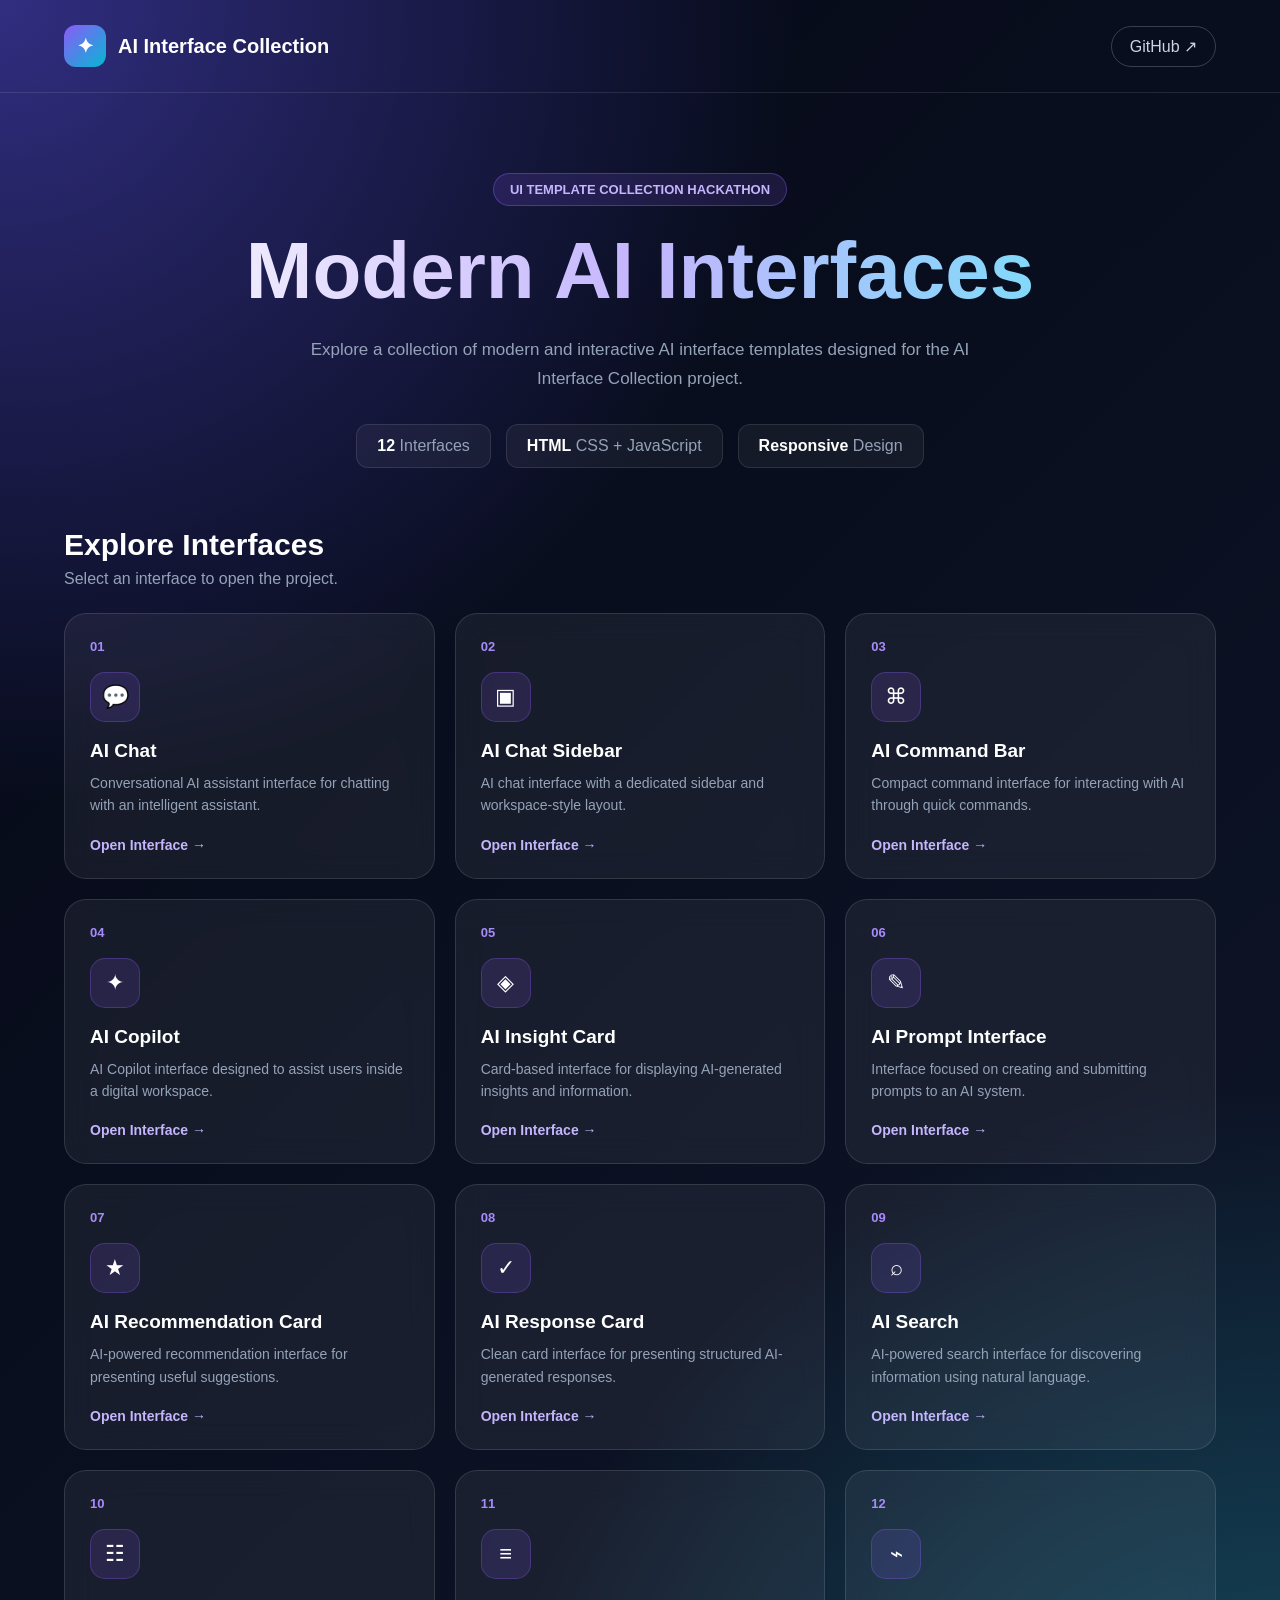
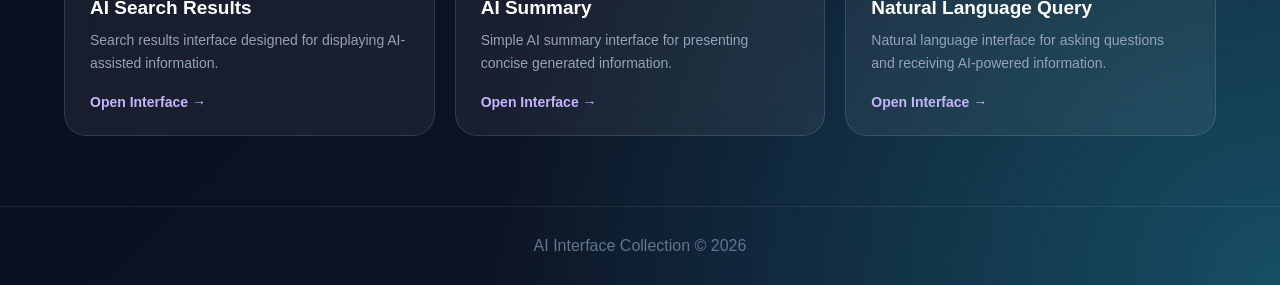
<file: index.html>
<!DOCTYPE html>
<html lang="en">
<head>
    <meta charset="UTF-8">
    <meta name="viewport" content="width=device-width, initial-scale=1.0">

    <title>AI Interface Collection</title>

    <style>
        * {
            margin: 0;
            padding: 0;
            box-sizing: border-box;
        }

        body {
            font-family: Arial, sans-serif;
            min-height: 100vh;
            color: #fff;
            background:
                radial-gradient(circle at top left, #312e81 0%, transparent 35%),
                radial-gradient(circle at bottom right, #164e63 0%, transparent 35%),
                linear-gradient(135deg, #050816, #0f172a);
        }

        a {
            text-decoration: none;
            color: inherit;
        }

        .container {
            width: 90%;
            max-width: 1200px;
            margin: auto;
        }

        /* Header */
        header {
            padding: 25px 0;
            border-bottom: 1px solid rgba(255,255,255,0.1);
        }

        .nav {
            display: flex;
            justify-content: space-between;
            align-items: center;
        }

        .logo {
            display: flex;
            align-items: center;
            gap: 12px;
            font-size: 20px;
            font-weight: bold;
        }

        .logo-icon {
            width: 42px;
            height: 42px;
            border-radius: 12px;
            display: flex;
            align-items: center;
            justify-content: center;
            background: linear-gradient(135deg, #8b5cf6, #06b6d4);
            font-size: 20px;
        }

        .github {
            padding: 10px 18px;
            border: 1px solid rgba(255,255,255,0.2);
            border-radius: 25px;
            color: #cbd5e1;
        }

        .github:hover {
            background: rgba(255,255,255,0.08);
        }

        /* Hero */
        .hero {
            text-align: center;
            padding: 80px 20px 60px;
        }

        .badge {
            display: inline-block;
            padding: 8px 16px;
            border-radius: 30px;
            background: rgba(139,92,246,0.15);
            border: 1px solid rgba(139,92,246,0.4);
            color: #c4b5fd;
            font-size: 13px;
            font-weight: bold;
            margin-bottom: 25px;
        }

        .hero h1 {
            font-size: clamp(42px, 8vw, 80px);
            line-height: 1;
            background: linear-gradient(90deg, #ffffff, #c4b5fd, #67e8f9);
            -webkit-background-clip: text;
            background-clip: text;
            color: transparent;
            margin-bottom: 25px;
        }

        .hero p {
            max-width: 700px;
            margin: auto;
            color: #94a3b8;
            line-height: 1.7;
            font-size: 17px;
        }

        .stats {
            display: flex;
            justify-content: center;
            flex-wrap: wrap;
            gap: 15px;
            margin-top: 30px;
        }

        .stat {
            padding: 12px 20px;
            border-radius: 12px;
            background: rgba(255,255,255,0.05);
            border: 1px solid rgba(255,255,255,0.1);
            color: #94a3b8;
        }

        .stat strong {
            color: #fff;
        }

        /* Section */
        .section-title {
            margin-bottom: 25px;
        }

        .section-title h2 {
            font-size: 30px;
            margin-bottom: 8px;
        }

        .section-title p {
            color: #94a3b8;
        }

        /* Cards */
        .grid {
            display: grid;
            grid-template-columns: repeat(3, 1fr);
            gap: 20px;
            padding-bottom: 70px;
        }

        .card {
            min-height: 230px;
            padding: 25px;
            border-radius: 22px;
            border: 1px solid rgba(255,255,255,0.12);
            background: rgba(255,255,255,0.06);
            backdrop-filter: blur(15px);
            transition: 0.3s ease;
        }

        .card:hover {
            transform: translateY(-8px);
            border-color: rgba(139,92,246,0.7);
            box-shadow: 0 20px 50px rgba(0,0,0,0.3);
        }

        .number {
            color: #a78bfa;
            font-size: 13px;
            font-weight: bold;
        }

        .icon {
            width: 50px;
            height: 50px;
            margin: 18px 0;
            border-radius: 15px;
            display: flex;
            align-items: center;
            justify-content: center;
            background: rgba(139,92,246,0.15);
            border: 1px solid rgba(139,92,246,0.3);
            font-size: 22px;
        }

        .card h3 {
            margin-bottom: 10px;
            font-size: 19px;
        }

        .card p {
            color: #94a3b8;
            line-height: 1.6;
            font-size: 14px;
            margin-bottom: 20px;
        }

        .open {
            color: #c4b5fd;
            font-weight: bold;
            font-size: 14px;
        }

        .open span {
            display: inline-block;
            transition: 0.2s;
        }

        .card:hover .open span {
            transform: translateX(5px);
        }

        /* Footer */
        footer {
            text-align: center;
            padding: 30px;
            color: #64748b;
            border-top: 1px solid rgba(255,255,255,0.08);
        }

        /* Responsive */
        @media (max-width: 900px) {
            .grid {
                grid-template-columns: repeat(2, 1fr);
            }
        }

        @media (max-width: 600px) {
            .grid {
                grid-template-columns: 1fr;
            }

            .hero {
                padding: 60px 15px 45px;
            }

            .github {
                display: none;
            }

            .hero h1 {
                font-size: 48px;
            }
        }
    </style>
</head>

<body>

<header>
    <div class="container nav">

        <div class="logo">
            <div class="logo-icon">✦</div>
            <span>AI Interface Collection</span>
        </div>

        <a href="https://github.com/" target="_blank" class="github">
            GitHub ↗
        </a>

    </div>
</header>

<main class="container">

    <section class="hero">

        <div class="badge">
            UI TEMPLATE COLLECTION HACKATHON
        </div>

        <h1>Modern AI Interfaces</h1>

        <p>
            Explore a collection of modern and interactive AI interface
            templates designed for the AI Interface Collection project.
        </p>

        <div class="stats">
            <div class="stat">
                <strong>12</strong> Interfaces
            </div>

            <div class="stat">
                <strong>HTML</strong> CSS + JavaScript
            </div>

            <div class="stat">
                <strong>Responsive</strong> Design
            </div>
        </div>

    </section>


    <section>

        <div class="section-title">
            <h2>Explore Interfaces</h2>
            <p>Select an interface to open the project.</p>
        </div>


        <div class="grid">

            <a href="ai-chat/index.html" class="card">
                <div class="number">01</div>
                <div class="icon">💬</div>
                <h3>AI Chat</h3>
                <p>
                    Conversational AI assistant interface for chatting with
                    an intelligent assistant.
                </p>
                <div class="open">Open Interface <span>→</span></div>
            </a>


            <a href="ai-chat-sidebar/index.html" class="card">
                <div class="number">02</div>
                <div class="icon">▣</div>
                <h3>AI Chat Sidebar</h3>
                <p>
                    AI chat interface with a dedicated sidebar and
                    workspace-style layout.
                </p>
                <div class="open">Open Interface <span>→</span></div>
            </a>


            <a href="ai-command-bar/index.html" class="card">
                <div class="number">03</div>
                <div class="icon">⌘</div>
                <h3>AI Command Bar</h3>
                <p>
                    Compact command interface for interacting with AI
                    through quick commands.
                </p>
                <div class="open">Open Interface <span>→</span></div>
            </a>


            <a href="ai-copilot/index.html" class="card">
                <div class="number">04</div>
                <div class="icon">✦</div>
                <h3>AI Copilot</h3>
                <p>
                    AI Copilot interface designed to assist users inside
                    a digital workspace.
                </p>
                <div class="open">Open Interface <span>→</span></div>
            </a>


            <a href="ai-insight-card/index.html" class="card">
                <div class="number">05</div>
                <div class="icon">◈</div>
                <h3>AI Insight Card</h3>
                <p>
                    Card-based interface for displaying AI-generated
                    insights and information.
                </p>
                <div class="open">Open Interface <span>→</span></div>
            </a>


            <a href="ai-prompt-interface/index.html" class="card">
                <div class="number">06</div>
                <div class="icon">✎</div>
                <h3>AI Prompt Interface</h3>
                <p>
                    Interface focused on creating and submitting prompts
                    to an AI system.
                </p>
                <div class="open">Open Interface <span>→</span></div>
            </a>


            <a href="ai-recomendation-card/index.html" class="card">
                <div class="number">07</div>
                <div class="icon">★</div>
                <h3>AI Recommendation Card</h3>
                <p>
                    AI-powered recommendation interface for presenting
                    useful suggestions.
                </p>
                <div class="open">Open Interface <span>→</span></div>
            </a>


            <a href="ai-responce-card/index.html" class="card">
                <div class="number">08</div>
                <div class="icon">✓</div>
                <h3>AI Response Card</h3>
                <p>
                    Clean card interface for presenting structured
                    AI-generated responses.
                </p>
                <div class="open">Open Interface <span>→</span></div>
            </a>


            <a href="ai-search/index.html" class="card">
                <div class="number">09</div>
                <div class="icon">⌕</div>
                <h3>AI Search</h3>
                <p>
                    AI-powered search interface for discovering information
                    using natural language.
                </p>
                <div class="open">Open Interface <span>→</span></div>
            </a>


            <a href="ai-search-results/index.html" class="card">
                <div class="number">10</div>
                <div class="icon">☷</div>
                <h3>AI Search Results</h3>
                <p>
                    Search results interface designed for displaying
                    AI-assisted information.
                </p>
                <div class="open">Open Interface <span>→</span></div>
            </a>


            <a href="ai-summary/index.html" class="card">
                <div class="number">11</div>
                <div class="icon">≡</div>
                <h3>AI Summary</h3>
                <p>
                    Simple AI summary interface for presenting concise
                    generated information.
                </p>
                <div class="open">Open Interface <span>→</span></div>
            </a>


            <a href="natural-language-query/index.html" class="card">
                <div class="number">12</div>
                <div class="icon">⌁</div>
                <h3>Natural Language Query</h3>
                <p>
                    Natural language interface for asking questions and
                    receiving AI-powered information.
                </p>
                <div class="open">Open Interface <span>→</span></div>
            </a>

        </div>

    </section>

</main>


<footer>
    AI Interface Collection © 2026
</footer>

</body>
</html>
</file>
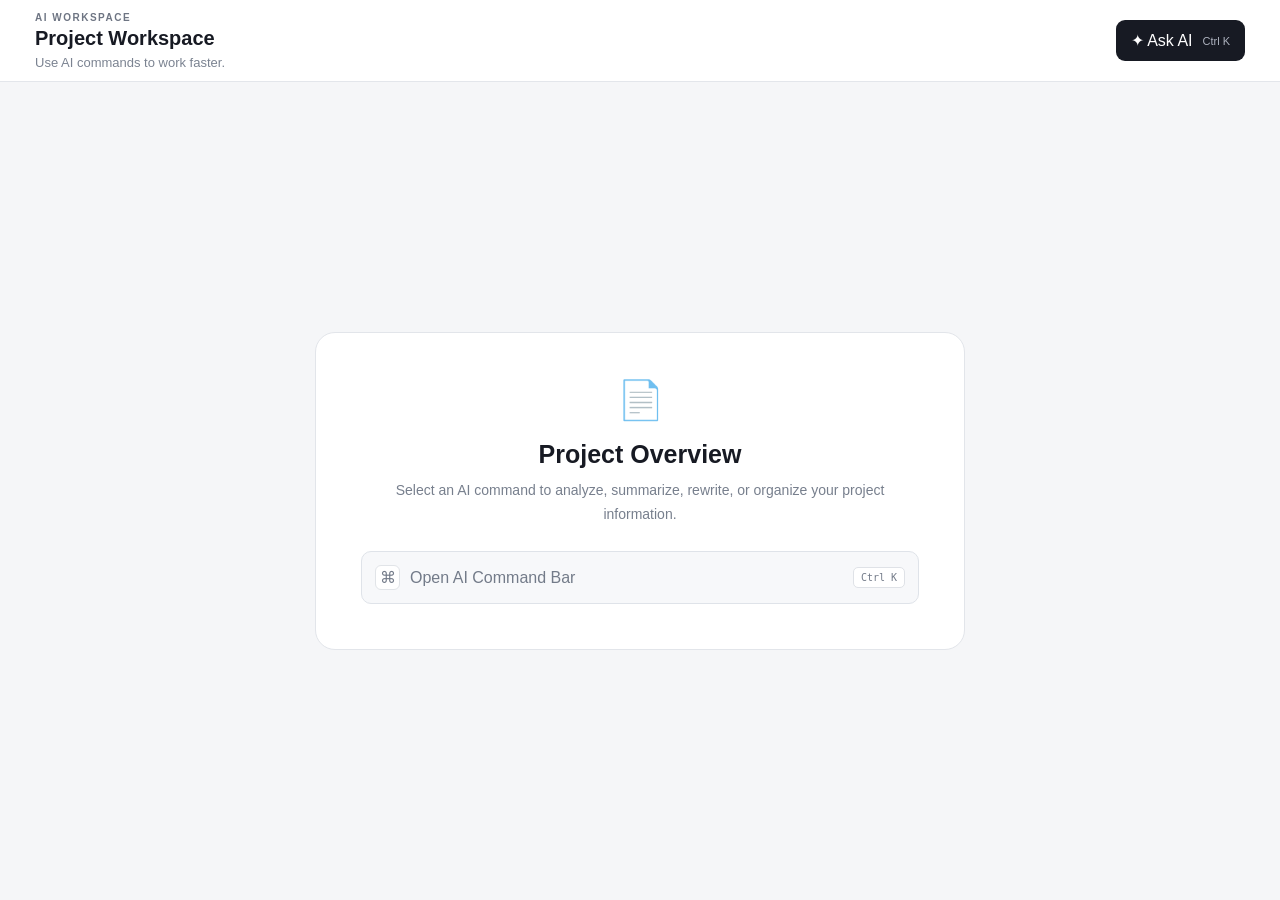
<file: ai-command-bar/index.html>
<!DOCTYPE html>
<html lang="en">
<head>
    <meta charset="UTF-8">
    <meta name="viewport" content="width=device-width, initial-scale=1.0">

    <title>AI Command Bar</title>

    <link rel="stylesheet" href="style.css">
</head>

<body>

    <main class="app">

        <!-- Header -->

        <header class="topbar">

            <div>
                <p class="eyebrow">AI WORKSPACE</p>

                <h1>Project Workspace</h1>

                <p>
                    Use AI commands to work faster.
                </p>
            </div>

            <button id="openCommand">
                ✦ Ask AI
                <span>Ctrl K</span>
            </button>

        </header>


        <!-- Main Content -->

        <section class="workspace">

            <div class="workspace-card">

                <div class="document-icon">
                    📄
                </div>

                <h2>Project Overview</h2>

                <p>
                    Select an AI command to analyze, summarize,
                    rewrite, or organize your project information.
                </p>

                <button class="command-trigger" id="mainTrigger">
                    <span>⌘</span>
                    Open AI Command Bar
                    <kbd>Ctrl K</kbd>
                </button>

            </div>

        </section>

    </main>


    <!-- Overlay -->

    <div class="overlay hidden" id="overlay"></div>


    <!-- Command Bar -->

    <section class="command-wrapper hidden" id="commandWrapper">

        <div class="command-bar" role="dialog">

            <!-- Search -->

            <div class="search-area">

                <span class="search-icon">⌕</span>

                <input
                    type="text"
                    id="commandInput"
                    placeholder="Ask AI or search commands..."
                    autocomplete="off"
                >

                <kbd>ESC</kbd>

            </div>


            <!-- Commands -->

            <div class="command-content">

                <p class="group-title">
                    Suggested commands
                </p>


                <div id="commandList">

                    <button
                        class="command-item selected"
                        data-command="Summarize this project"
                    >

                        <span class="item-icon">📝</span>

                        <span class="item-info">
                            <strong>Summarize this project</strong>
                            <small>Generate a quick project summary</small>
                        </span>

                        <span class="shortcut">S</span>

                    </button>


                    <button
                        class="command-item"
                        data-command="Analyze project performance"
                    >

                        <span class="item-icon">📊</span>

                        <span class="item-info">
                            <strong>Analyze project performance</strong>
                            <small>Find important performance patterns</small>
                        </span>

                        <span class="shortcut">A</span>

                    </button>


                    <button
                        class="command-item"
                        data-command="Rewrite selected content"
                    >

                        <span class="item-icon">✍️</span>

                        <span class="item-info">
                            <strong>Rewrite selected content</strong>
                            <small>Improve clarity and readability</small>
                        </span>

                        <span class="shortcut">R</span>

                    </button>


                    <button
                        class="command-item"
                        data-command="Generate project ideas"
                    >

                        <span class="item-icon">💡</span>

                        <span class="item-info">
                            <strong>Generate project ideas</strong>
                            <small>Create new ideas using AI</small>
                        </span>

                        <span class="shortcut">I</span>

                    </button>


                    <button
                        class="command-item"
                        data-command="Create project report"
                    >

                        <span class="item-icon">📋</span>

                        <span class="item-info">
                            <strong>Create project report</strong>
                            <small>Generate a structured report</small>
                        </span>

                        <span class="shortcut">P</span>

                    </button>

                </div>


                <!-- No Results -->

                <div class="no-results hidden" id="noResults">
                    <span>⌕</span>

                    <strong>No commands found</strong>

                    <p>
                        Try asking AI something else.
                    </p>
                </div>

            </div>


            <!-- Footer -->

            <footer class="command-footer">

                <span>
                    ↑↓ Navigate
                </span>

                <span>
                    ↵ Select
                </span>

                <span>
                    ESC Close
                </span>

                <span class="ai-label">
                    ✦ AI Command Bar
                </span>

            </footer>

        </div>

    </section>


    <!-- Result -->

    <div class="result-panel hidden" id="resultPanel">

        <div class="result-card">

            <div class="result-icon">
                ✦
            </div>

            <div>
                <p class="result-label">
                    AI COMMAND EXECUTED
                </p>

                <h3 id="resultTitle">
                    Command completed
                </h3>

                <p id="resultText">
                    AI is processing your request.
                </p>
            </div>

            <button id="closeResult">
                ×
            </button>

        </div>

    </div>


    <script src="script.js"></script>

</body>
</html>
</file>
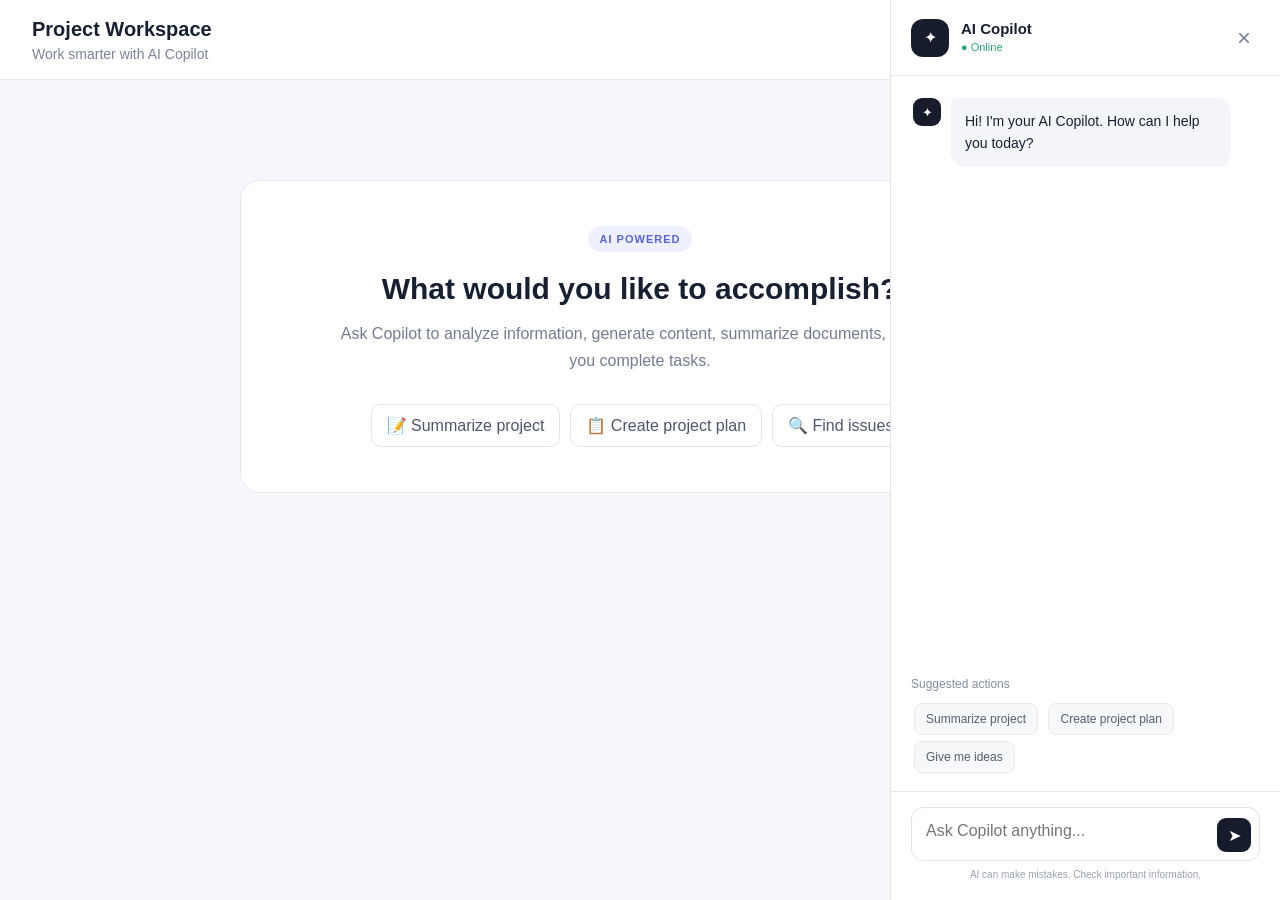
<file: ai-copilot/index.html>
<!DOCTYPE html>
<html lang="en">
<head>
    <meta charset="UTF-8">
    <meta name="viewport" content="width=device-width, initial-scale=1.0">
    <title>AI Copilot</title>
    <link rel="stylesheet" href="style.css">
</head>
<body>

    <main class="app">

        <!-- Main Content -->
        <section class="workspace">
            <header class="topbar">
                <div>
                    <h1>Project Workspace</h1>
                    <p>Work smarter with AI Copilot</p>
                </div>

                <button class="copilot-toggle" id="openCopilot">
                    ✨ AI Copilot
                </button>
            </header>

            <div class="content">
                <div class="welcome-card">
                    <span class="badge">AI POWERED</span>
                    <h2>What would you like to accomplish?</h2>
                    <p>
                        Ask Copilot to analyze information, generate content,
                        summarize documents, or help you complete tasks.
                    </p>

                    <div class="quick-actions">
                        <button data-prompt="Summarize my project">
                            📝 Summarize project
                        </button>

                        <button data-prompt="Create a project plan">
                            📋 Create project plan
                        </button>

                        <button data-prompt="Find potential issues">
                            🔍 Find issues
                        </button>
                    </div>
                </div>
            </div>
        </section>

        <!-- Copilot Sidebar -->
        <aside class="copilot" id="copilot">

            <div class="copilot-header">
                <div class="copilot-title">
                    <div class="ai-icon">✦</div>

                    <div>
                        <h2>AI Copilot</h2>
                        <span>● Online</span>
                    </div>
                </div>

                <button class="close-btn" id="closeCopilot">×</button>
            </div>

            <!-- Chat Messages -->
            <div class="chat" id="chat">

                <div class="message ai-message">
                    <div class="avatar">✦</div>

                    <div class="bubble">
                        <p>
                            Hi! I'm your AI Copilot. How can I help you today?
                        </p>
                    </div>
                </div>

            </div>

            <!-- Suggested Actions -->
            <div class="suggestions">
                <p>Suggested actions</p>

                <button data-prompt="Summarize my project">
                    Summarize project
                </button>

                <button data-prompt="Create a project plan">
                    Create project plan
                </button>

                <button data-prompt="Give me some ideas">
                    Give me ideas
                </button>
            </div>

            <!-- Input -->
            <div class="input-area">

                <div class="input-box">
                    <textarea
                        id="messageInput"
                        placeholder="Ask Copilot anything..."
                        rows="1"
                    ></textarea>

                    <button id="sendBtn">➤</button>
                </div>

                <small>
                    AI can make mistakes. Check important information.
                </small>

            </div>

        </aside>

    </main>

    <script src="script.js"></script>
</body>
</html>
</file>
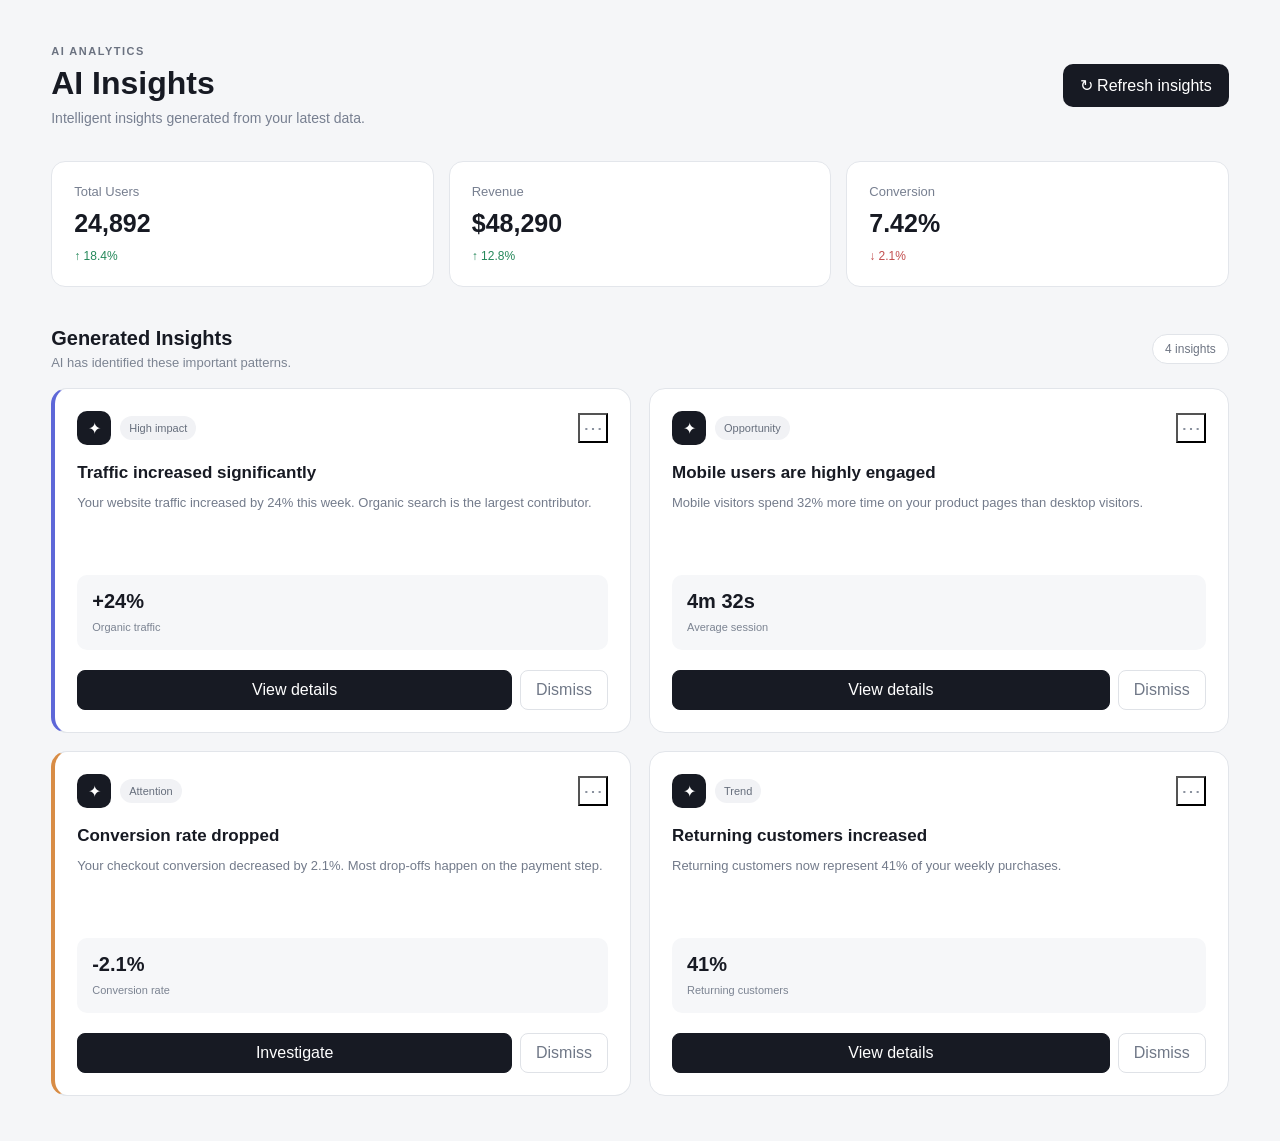
<file: ai-insight-card/index.html>
<!DOCTYPE html>
<html lang="en">
<head>
    <meta charset="UTF-8">
    <meta name="viewport" content="width=device-width, initial-scale=1.0">
    <title>AI Insight Cards</title>
    <link rel="stylesheet" href="style.css">
</head>

<body>

    <main class="dashboard">

        <header class="header">
            <div>
                <p class="eyebrow">AI ANALYTICS</p>
                <h1>AI Insights</h1>
                <p class="subtitle">
                    Intelligent insights generated from your latest data.
                </p>
            </div>

            <button class="refresh-btn" id="refreshBtn">
                ↻ Refresh insights
            </button>
        </header>


        <section class="overview">

            <div class="stat">
                <span>Total Users</span>
                <strong>24,892</strong>
                <small class="positive">↑ 18.4%</small>
            </div>

            <div class="stat">
                <span>Revenue</span>
                <strong>$48,290</strong>
                <small class="positive">↑ 12.8%</small>
            </div>

            <div class="stat">
                <span>Conversion</span>
                <strong>7.42%</strong>
                <small class="negative">↓ 2.1%</small>
            </div>

        </section>


        <section class="insights-section">

            <div class="section-heading">
                <div>
                    <h2>Generated Insights</h2>
                    <p>AI has identified these important patterns.</p>
                </div>

                <span class="insight-count" id="insightCount">
                    4 insights
                </span>
            </div>


            <div class="insights-grid" id="insightsGrid">

                <!-- Insight 1 -->

                <article class="insight-card high">

                    <div class="card-top">
                        <div class="icon">✦</div>

                        <span class="priority">
                            High impact
                        </span>

                        <button
                            class="more-btn"
                            aria-label="More options"
                        >
                            ⋯
                        </button>
                    </div>

                    <h3>Traffic increased significantly</h3>

                    <p>
                        Your website traffic increased by 24% this week.
                        Organic search is the largest contributor.
                    </p>

                    <div class="metric">
                        <strong>+24%</strong>
                        <span>Organic traffic</span>
                    </div>

                    <div class="card-actions">
                        <button class="details-btn">
                            View details
                        </button>

                        <button class="dismiss-btn">
                            Dismiss
                        </button>
                    </div>

                </article>


                <!-- Insight 2 -->

                <article class="insight-card">

                    <div class="card-top">
                        <div class="icon">✦</div>

                        <span class="priority">
                            Opportunity
                        </span>

                        <button
                            class="more-btn"
                            aria-label="More options"
                        >
                            ⋯
                        </button>
                    </div>

                    <h3>Mobile users are highly engaged</h3>

                    <p>
                        Mobile visitors spend 32% more time on your
                        product pages than desktop visitors.
                    </p>

                    <div class="metric">
                        <strong>4m 32s</strong>
                        <span>Average session</span>
                    </div>

                    <div class="card-actions">
                        <button class="details-btn">
                            View details
                        </button>

                        <button class="dismiss-btn">
                            Dismiss
                        </button>
                    </div>

                </article>


                <!-- Insight 3 -->

                <article class="insight-card warning">

                    <div class="card-top">
                        <div class="icon">✦</div>

                        <span class="priority">
                            Attention
                        </span>

                        <button
                            class="more-btn"
                            aria-label="More options"
                        >
                            ⋯
                        </button>
                    </div>

                    <h3>Conversion rate dropped</h3>

                    <p>
                        Your checkout conversion decreased by 2.1%.
                        Most drop-offs happen on the payment step.
                    </p>

                    <div class="metric">
                        <strong>-2.1%</strong>
                        <span>Conversion rate</span>
                    </div>

                    <div class="card-actions">
                        <button class="details-btn">
                            Investigate
                        </button>

                        <button class="dismiss-btn">
                            Dismiss
                        </button>
                    </div>

                </article>


                <!-- Insight 4 -->

                <article class="insight-card">

                    <div class="card-top">
                        <div class="icon">✦</div>

                        <span class="priority">
                            Trend
                        </span>

                        <button
                            class="more-btn"
                            aria-label="More options"
                        >
                            ⋯
                        </button>
                    </div>

                    <h3>Returning customers increased</h3>

                    <p>
                        Returning customers now represent 41% of your
                        weekly purchases.
                    </p>

                    <div class="metric">
                        <strong>41%</strong>
                        <span>Returning customers</span>
                    </div>

                    <div class="card-actions">
                        <button class="details-btn">
                            View details
                        </button>

                        <button class="dismiss-btn">
                            Dismiss
                        </button>
                    </div>

                </article>

            </div>

        </section>

    </main>

    <div class="toast" id="toast">
        Insight dismissed
    </div>

    <script src="script.js"></script>

</body>
</html>
</file>
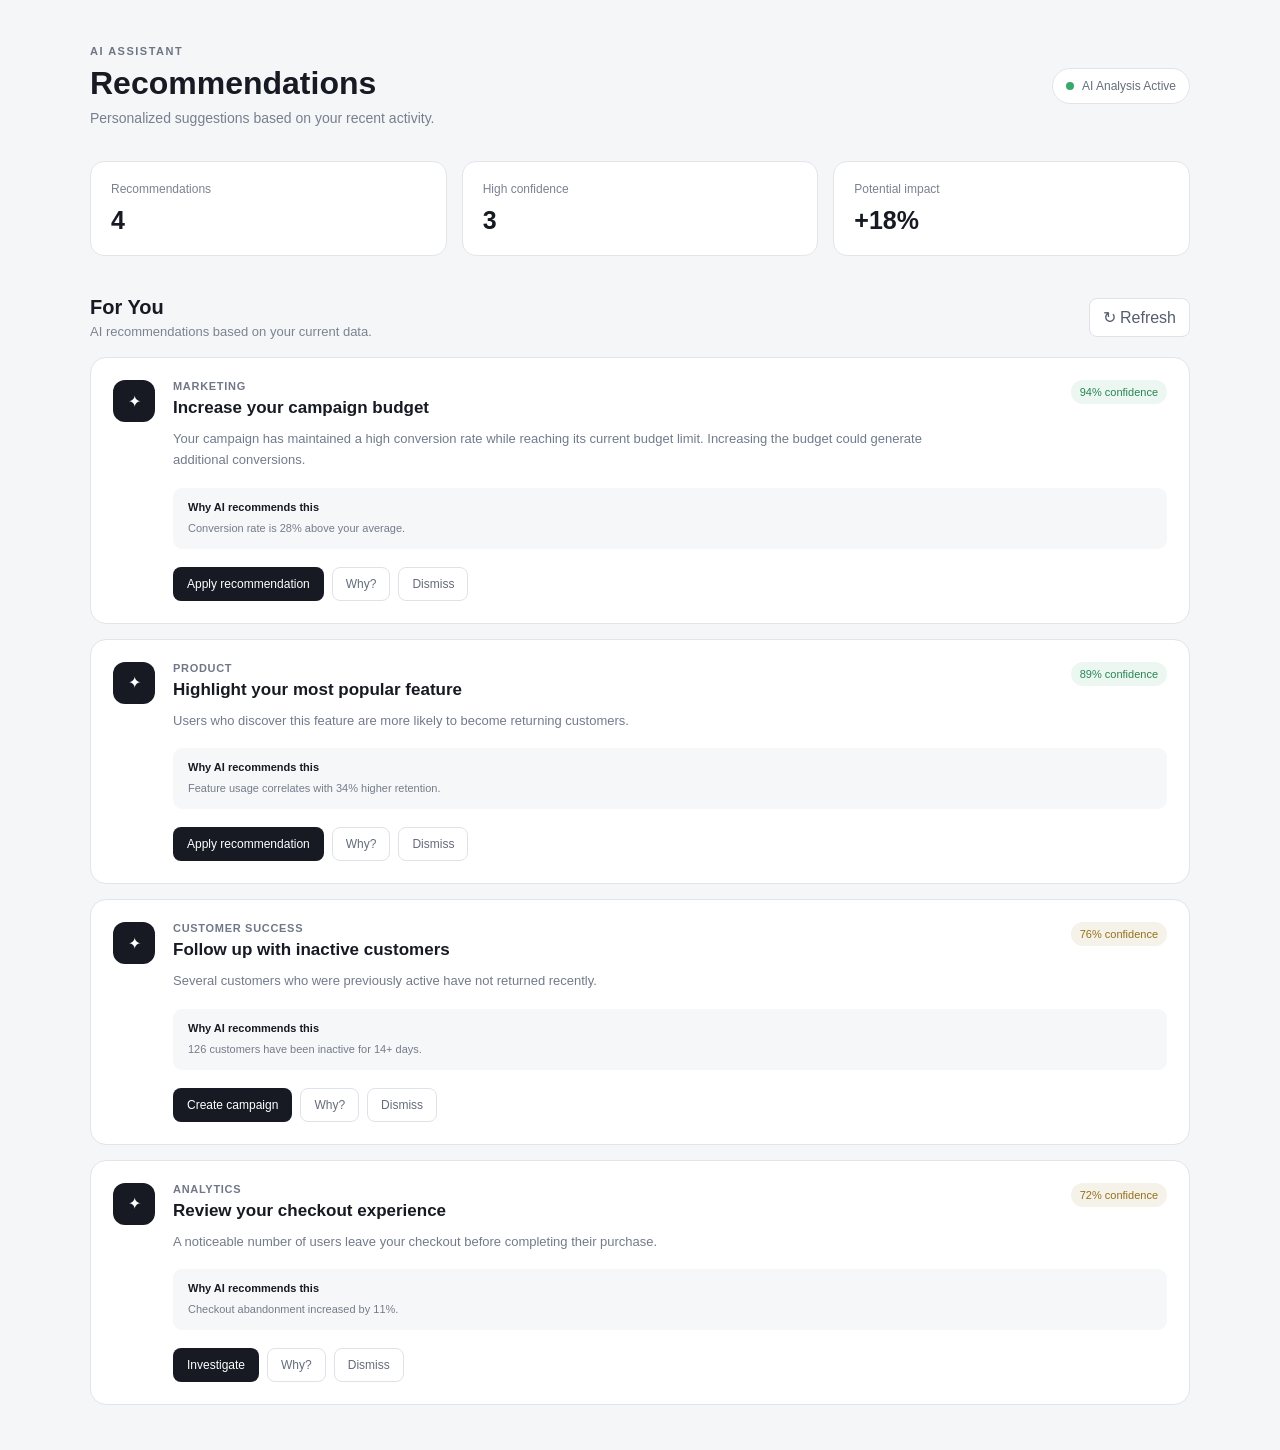
<file: ai-recomendation-card/index.html>
<!DOCTYPE html>
<html lang="en">
<head>
    <meta charset="UTF-8">
    <meta name="viewport" content="width=device-width, initial-scale=1.0">

    <title>AI Recommendations</title>

    <link rel="stylesheet" href="style.css">
</head>

<body>

    <main class="container">

        <!-- Header -->

        <header class="header">

            <div>
                <p class="eyebrow">AI ASSISTANT</p>

                <h1>Recommendations</h1>

                <p class="subtitle">
                    Personalized suggestions based on your recent activity.
                </p>
            </div>

            <div class="ai-status">
                <span class="status-dot"></span>
                AI Analysis Active
            </div>

        </header>


        <!-- Summary -->

        <section class="summary">

            <div class="summary-card">
                <span>Recommendations</span>
                <strong id="recommendationCount">4</strong>
            </div>

            <div class="summary-card">
                <span>High confidence</span>
                <strong>3</strong>
            </div>

            <div class="summary-card">
                <span>Potential impact</span>
                <strong>+18%</strong>
            </div>

        </section>


        <!-- Recommendations -->

        <section class="recommendations">

            <div class="section-header">

                <div>
                    <h2>For You</h2>

                    <p>
                        AI recommendations based on your current data.
                    </p>
                </div>

                <button id="refreshBtn">
                    ↻ Refresh
                </button>

            </div>


            <div class="recommendation-list" id="recommendationList">


                <!-- Recommendation 1 -->

                <article class="recommendation-card">

                    <div class="card-icon">
                        ✦
                    </div>

                    <div class="card-content">

                        <div class="card-heading">

                            <div>
                                <span class="category">
                                    Marketing
                                </span>

                                <h3>
                                    Increase your campaign budget
                                </h3>
                            </div>

                            <span class="confidence high">
                                94% confidence
                            </span>

                        </div>

                        <p>
                            Your campaign has maintained a high conversion
                            rate while reaching its current budget limit.
                            Increasing the budget could generate additional
                            conversions.
                        </p>

                        <div class="reason">

                            <strong>Why AI recommends this</strong>

                            <span>
                                Conversion rate is 28% above your average.
                            </span>

                        </div>

                        <div class="recommendation-footer">

                            <button class="accept-btn">
                                Apply recommendation
                            </button>

                            <button class="why-btn">
                                Why?
                            </button>

                            <button class="dismiss-btn">
                                Dismiss
                            </button>

                        </div>

                    </div>

                </article>


                <!-- Recommendation 2 -->

                <article class="recommendation-card">

                    <div class="card-icon">
                        ✦
                    </div>

                    <div class="card-content">

                        <div class="card-heading">

                            <div>
                                <span class="category">
                                    Product
                                </span>

                                <h3>
                                    Highlight your most popular feature
                                </h3>
                            </div>

                            <span class="confidence high">
                                89% confidence
                            </span>

                        </div>

                        <p>
                            Users who discover this feature are more likely
                            to become returning customers.
                        </p>

                        <div class="reason">

                            <strong>Why AI recommends this</strong>

                            <span>
                                Feature usage correlates with 34% higher retention.
                            </span>

                        </div>

                        <div class="recommendation-footer">

                            <button class="accept-btn">
                                Apply recommendation
                            </button>

                            <button class="why-btn">
                                Why?
                            </button>

                            <button class="dismiss-btn">
                                Dismiss
                            </button>

                        </div>

                    </div>

                </article>


                <!-- Recommendation 3 -->

                <article class="recommendation-card">

                    <div class="card-icon">
                        ✦
                    </div>

                    <div class="card-content">

                        <div class="card-heading">

                            <div>
                                <span class="category">
                                    Customer Success
                                </span>

                                <h3>
                                    Follow up with inactive customers
                                </h3>
                            </div>

                            <span class="confidence medium">
                                76% confidence
                            </span>

                        </div>

                        <p>
                            Several customers who were previously active
                            have not returned recently.
                        </p>

                        <div class="reason">

                            <strong>Why AI recommends this</strong>

                            <span>
                                126 customers have been inactive for 14+ days.
                            </span>

                        </div>

                        <div class="recommendation-footer">

                            <button class="accept-btn">
                                Create campaign
                            </button>

                            <button class="why-btn">
                                Why?
                            </button>

                            <button class="dismiss-btn">
                                Dismiss
                            </button>

                        </div>

                    </div>

                </article>


                <!-- Recommendation 4 -->

                <article class="recommendation-card">

                    <div class="card-icon">
                        ✦
                    </div>

                    <div class="card-content">

                        <div class="card-heading">

                            <div>
                                <span class="category">
                                    Analytics
                                </span>

                                <h3>
                                    Review your checkout experience
                                </h3>
                            </div>

                            <span class="confidence medium">
                                72% confidence
                            </span>

                        </div>

                        <p>
                            A noticeable number of users leave your checkout
                            before completing their purchase.
                        </p>

                        <div class="reason">

                            <strong>Why AI recommends this</strong>

                            <span>
                                Checkout abandonment increased by 11%.
                            </span>

                        </div>

                        <div class="recommendation-footer">

                            <button class="accept-btn">
                                Investigate
                            </button>

                            <button class="why-btn">
                                Why?
                            </button>

                            <button class="dismiss-btn">
                                Dismiss
                            </button>

                        </div>

                    </div>

                </article>

            </div>

        </section>

    </main>


    <!-- Toast -->

    <div class="toast" id="toast"></div>


    <script src="script.js"></script>

</body>
</html>
</file>
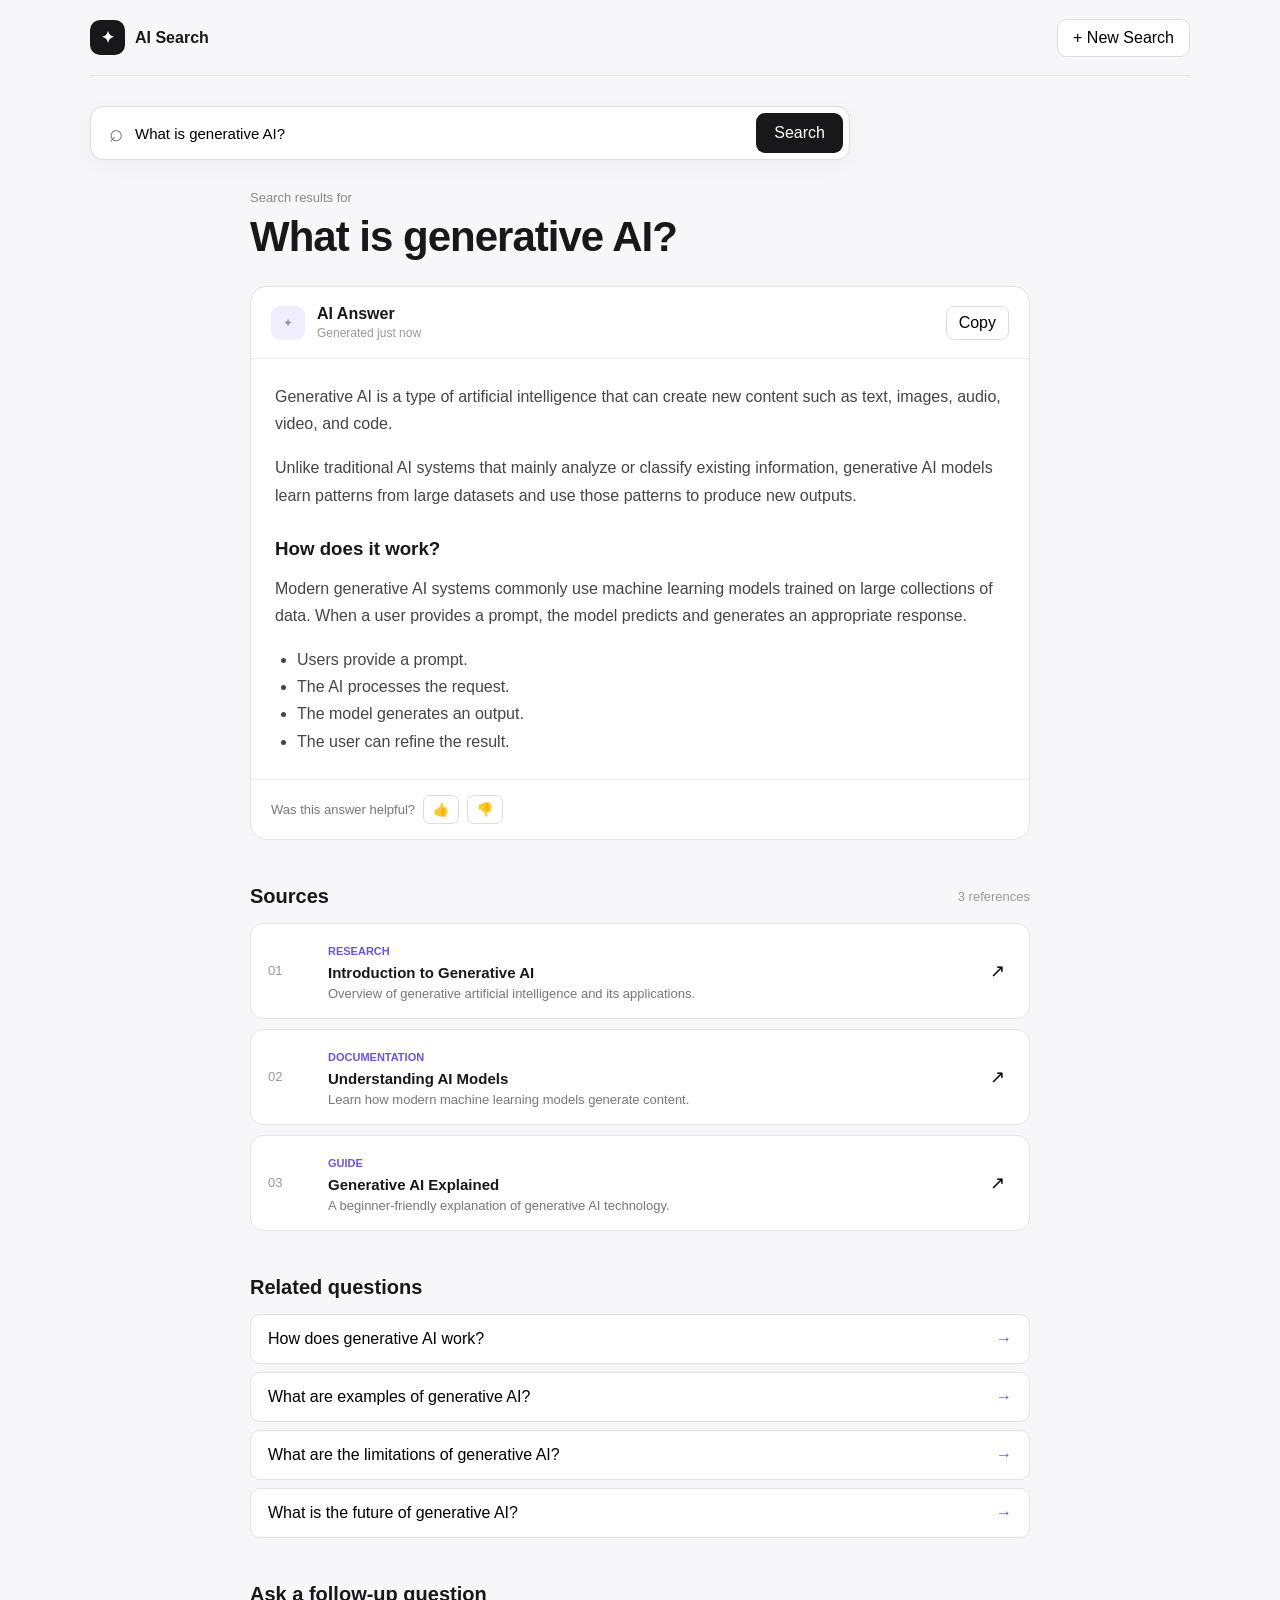
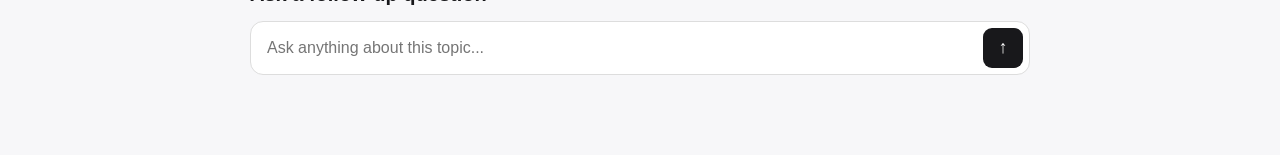
<file: ai-search-results/index.html>
<!DOCTYPE html>
<html lang="en">
<head>
    <meta charset="UTF-8">
    <meta name="viewport" content="width=device-width, initial-scale=1.0">

    <title>AI Search Results</title>

    <link rel="stylesheet" href="style.css">
</head>

<body>

    <div class="app">

        <!-- Header -->

        <header class="header">

            <a href="../ai-search/index.html" class="logo">
                <span class="logo-icon">✦</span>
                <span>AI Search</span>
            </a>

            <button class="new-search" id="newSearch">
                + New Search
            </button>

        </header>


        <!-- Search Bar -->

        <section class="search-section">

            <form class="search-box" id="searchForm">

                <span class="search-icon">⌕</span>

                <input
                    type="text"
                    id="searchInput"
                    value="What is generative AI?"
                    aria-label="Search"
                >

                <button type="submit">
                    Search
                </button>

            </form>

        </section>


        <!-- Main Content -->

        <main class="content">

            <div class="main-column">

                <!-- Search Query -->

                <div class="query-label">
                    Search results for
                </div>

                <h1 id="queryTitle">
                    What is generative AI?
                </h1>


                <!-- AI Answer -->

                <section class="answer-card">

                    <div class="answer-header">

                        <div class="ai-title">
                            <span class="ai-icon">✦</span>

                            <div>
                                <strong>AI Answer</strong>
                                <span>Generated just now</span>
                            </div>
                        </div>

                        <button
                            class="copy-btn"
                            id="copyBtn"
                        >
                            Copy
                        </button>

                    </div>


                    <div class="answer-content">

                        <p>
                            Generative AI is a type of artificial
                            intelligence that can create new content
                            such as text, images, audio, video, and code.
                        </p>

                        <p>
                            Unlike traditional AI systems that mainly
                            analyze or classify existing information,
                            generative AI models learn patterns from
                            large datasets and use those patterns to
                            produce new outputs.
                        </p>

                        <h3>How does it work?</h3>

                        <p>
                            Modern generative AI systems commonly use
                            machine learning models trained on large
                            collections of data. When a user provides
                            a prompt, the model predicts and generates
                            an appropriate response.
                        </p>

                        <ul>
                            <li>Users provide a prompt.</li>
                            <li>The AI processes the request.</li>
                            <li>The model generates an output.</li>
                            <li>The user can refine the result.</li>
                        </ul>

                    </div>


                    <!-- Feedback -->

                    <div class="feedback">

                        <span>Was this answer helpful?</span>

                        <button id="likeBtn">
                            👍
                        </button>

                        <button id="dislikeBtn">
                            👎
                        </button>

                    </div>

                </section>


                <!-- Sources -->

                <section class="sources">

                    <div class="section-title">
                        <h2>Sources</h2>
                        <span>3 references</span>
                    </div>


                    <div class="source-grid">

                        <article class="source-card">

                            <div class="source-number">01</div>

                            <div>
                                <span class="source-type">
                                    Research
                                </span>

                                <h3>
                                    Introduction to Generative AI
                                </h3>

                                <p>
                                    Overview of generative artificial
                                    intelligence and its applications.
                                </p>
                            </div>

                            <button>↗</button>

                        </article>


                        <article class="source-card">

                            <div class="source-number">02</div>

                            <div>
                                <span class="source-type">
                                    Documentation
                                </span>

                                <h3>
                                    Understanding AI Models
                                </h3>

                                <p>
                                    Learn how modern machine learning
                                    models generate content.
                                </p>
                            </div>

                            <button>↗</button>

                        </article>


                        <article class="source-card">

                            <div class="source-number">03</div>

                            <div>
                                <span class="source-type">
                                    Guide
                                </span>

                                <h3>
                                    Generative AI Explained
                                </h3>

                                <p>
                                    A beginner-friendly explanation
                                    of generative AI technology.
                                </p>
                            </div>

                            <button>↗</button>

                        </article>

                    </div>

                </section>


                <!-- Related Questions -->

                <section class="related">

                    <div class="section-title">
                        <h2>Related questions</h2>
                    </div>

                    <div class="questions">

                        <button>
                            How does generative AI work?
                            <span>→</span>
                        </button>

                        <button>
                            What are examples of generative AI?
                            <span>→</span>
                        </button>

                        <button>
                            What are the limitations of generative AI?
                            <span>→</span>
                        </button>

                        <button>
                            What is the future of generative AI?
                            <span>→</span>
                        </button>

                    </div>

                </section>


                <!-- Follow-up -->

                <section class="follow-up">

                    <h2>Ask a follow-up question</h2>

                    <form id="followForm">

                        <input
                            type="text"
                            id="followInput"
                            placeholder="Ask anything about this topic..."
                        >

                        <button type="submit">
                            ↑
                        </button>

                    </form>

                </section>

            </div>

        </main>

    </div>


    <!-- Toast -->

    <div class="toast" id="toast">
        Copied to clipboard
    </div>


    <script src="script.js"></script>

</body>
</html>
</file>
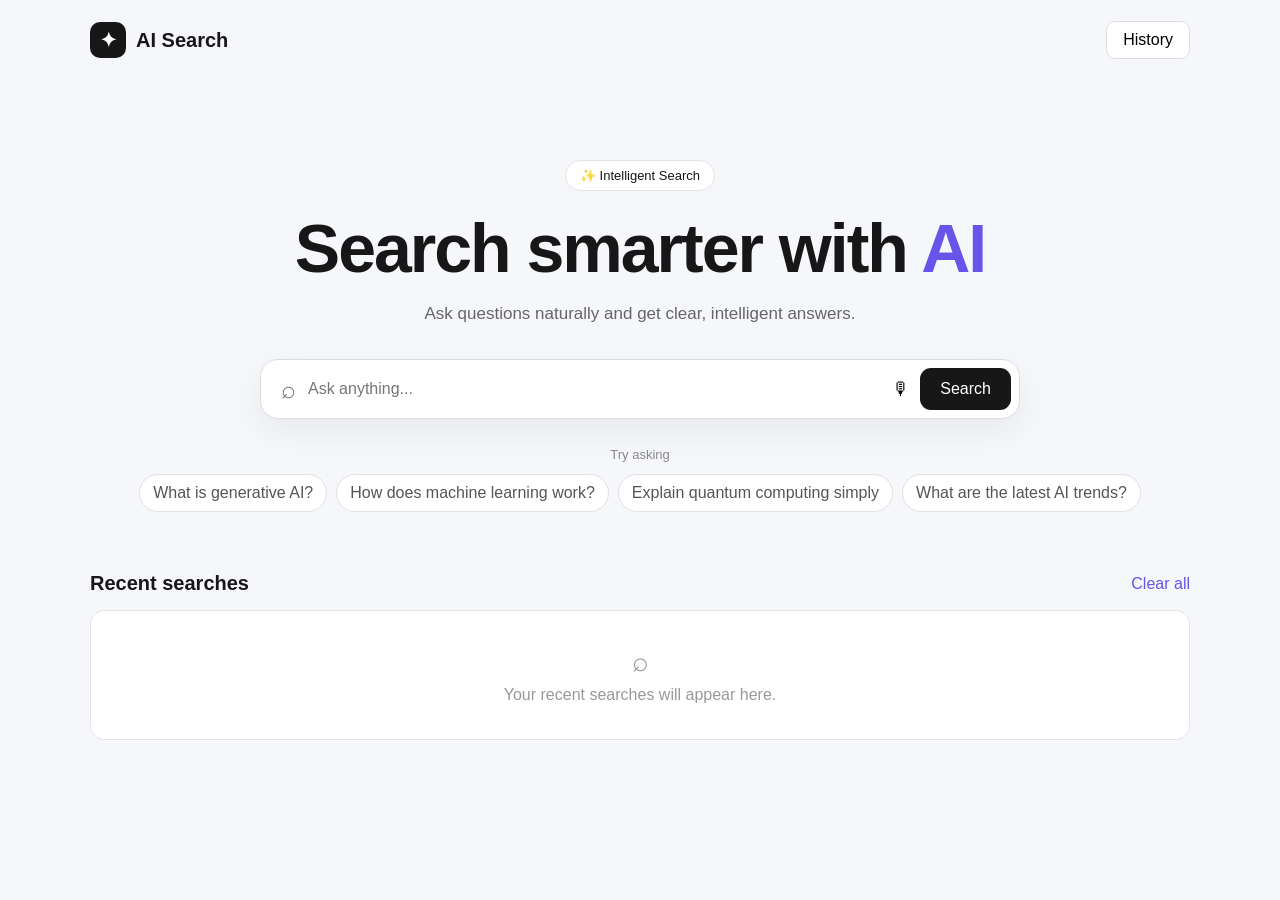
<file: ai-search/index.html>
<!DOCTYPE html>
<html lang="en">
<head>
    <meta charset="UTF-8">
    <meta name="viewport" content="width=device-width, initial-scale=1.0">
    <title>AI Search</title>
    <link rel="stylesheet" href="style.css">
</head>
<body>

    <main class="app">

        <header class="header">
            <div class="logo">
                <span class="logo-icon">✦</span>
                <span>AI Search</span>
            </div>

            <button class="history-btn" id="historyBtn">
                History
            </button>
        </header>

        <section class="hero">
            <span class="badge">✨ Intelligent Search</span>

            <h1>
                Search smarter with
                <span>AI</span>
            </h1>

            <p class="subtitle">
                Ask questions naturally and get clear, intelligent answers.
            </p>

            <form class="search-box" id="searchForm">
                <span class="search-icon">⌕</span>

                <input
                    type="text"
                    id="searchInput"
                    placeholder="Ask anything..."
                    autocomplete="off"
                >

                <button type="button" class="voice-btn" id="voiceBtn">
                    🎙
                </button>

                <button type="submit" class="search-btn">
                    Search
                </button>
            </form>

            <div class="suggestions">
                <p>Try asking</p>

                <div class="suggestion-list">
                    <button class="suggestion">
                        What is generative AI?
                    </button>

                    <button class="suggestion">
                        How does machine learning work?
                    </button>

                    <button class="suggestion">
                        Explain quantum computing simply
                    </button>

                    <button class="suggestion">
                        What are the latest AI trends?
                    </button>
                </div>
            </div>
        </section>

        <section class="recent-section">
            <div class="section-heading">
                <h2>Recent searches</h2>
                <button id="clearHistory">Clear all</button>
            </div>

            <div class="recent-list" id="recentList">
                <div class="empty-state">
                    <span>⌕</span>
                    <p>Your recent searches will appear here.</p>
                </div>
            </div>
        </section>

    </main>

    <div class="toast" id="toast">
        Search submitted
    </div>

    <script src="script.js"></script>
</body>
</html>
</file>
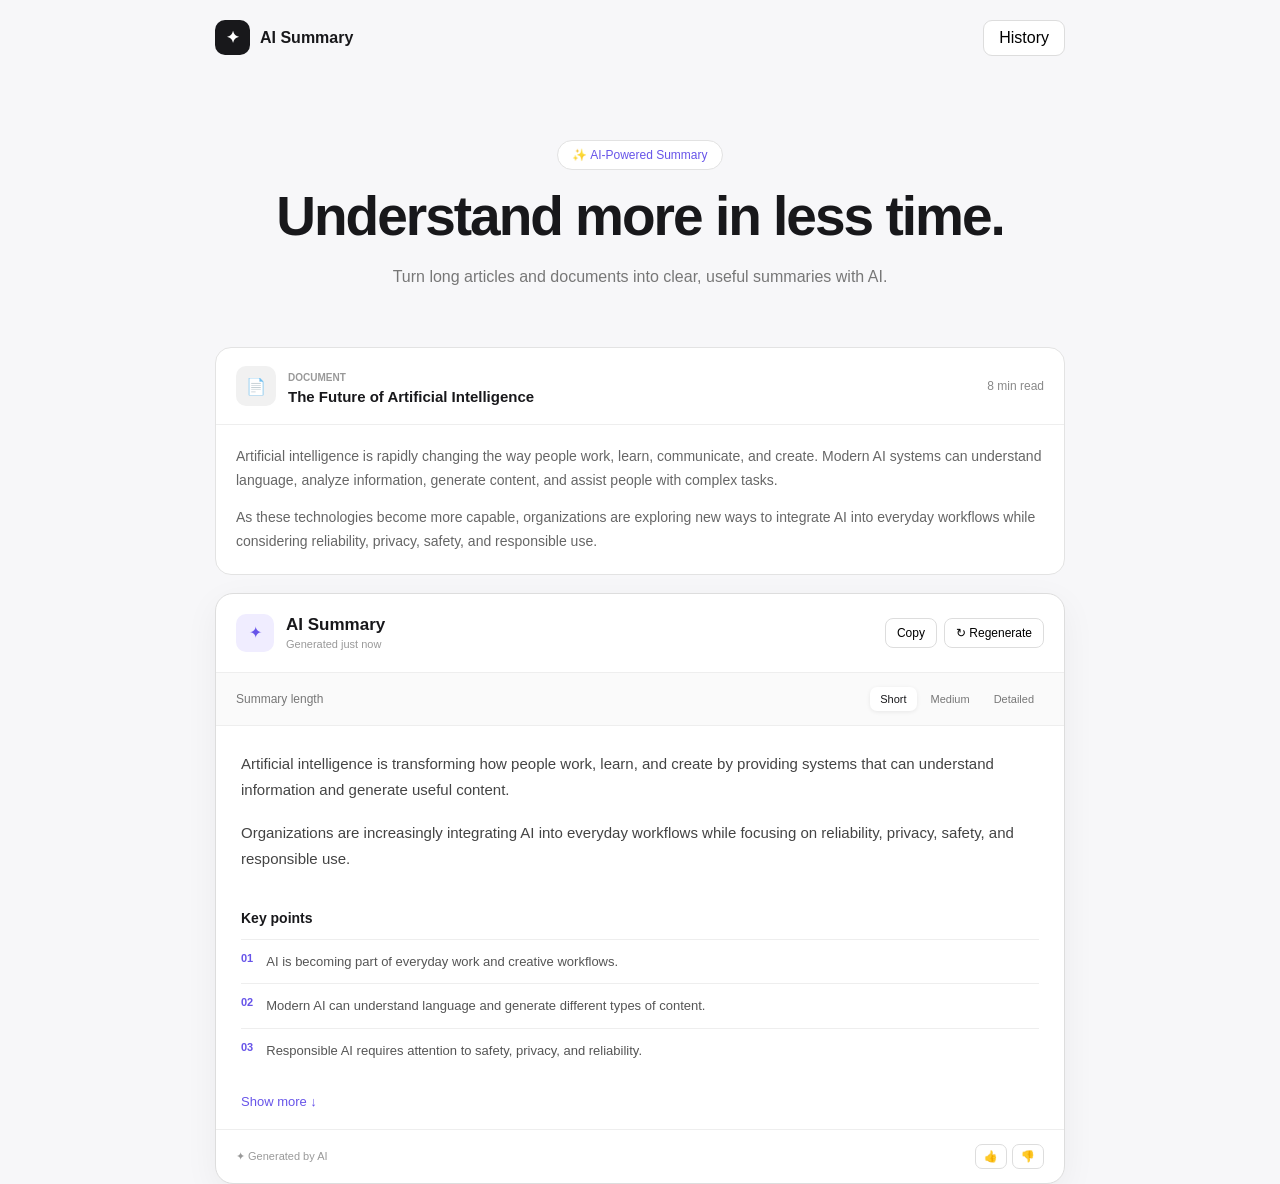
<file: ai-summary/index.html>
<!DOCTYPE html>
<html lang="en">
<head>
    <meta charset="UTF-8">
    <meta name="viewport" content="width=device-width, initial-scale=1.0">

    <title>AI Summary</title>

    <link rel="stylesheet" href="style.css">
</head>

<body>

    <main class="app">

        <!-- Header -->

        <header class="header">

            <a href="../ai-search/index.html" class="logo">
                <span class="logo-icon">✦</span>
                <span>AI Summary</span>
            </a>

            <button class="history-btn" id="historyBtn">
                History
            </button>

        </header>


        <!-- Page Heading -->

        <section class="intro">

            <span class="badge">✨ AI-Powered Summary</span>

            <h1>Understand more in less time.</h1>

            <p>
                Turn long articles and documents into clear,
                useful summaries with AI.
            </p>

        </section>


        <!-- Document -->

        <section class="document-card">

            <div class="document-header">

                <div class="document-info">

                    <div class="document-icon">
                        📄
                    </div>

                    <div>
                        <span>DOCUMENT</span>
                        <h2>The Future of Artificial Intelligence</h2>
                    </div>

                </div>

                <span class="reading-time">
                    8 min read
                </span>

            </div>


            <div class="document-preview">

                <p>
                    Artificial intelligence is rapidly changing the
                    way people work, learn, communicate, and create.
                    Modern AI systems can understand language,
                    analyze information, generate content, and
                    assist people with complex tasks.
                </p>

                <p>
                    As these technologies become more capable,
                    organizations are exploring new ways to integrate
                    AI into everyday workflows while considering
                    reliability, privacy, safety, and responsible use.
                </p>

            </div>

        </section>


        <!-- Summary -->

        <section class="summary-card">

            <div class="summary-header">

                <div class="summary-title">

                    <div class="ai-icon">
                        ✦
                    </div>

                    <div>
                        <h2>AI Summary</h2>
                        <span>Generated just now</span>
                    </div>

                </div>


                <div class="summary-actions">

                    <button id="copyBtn">
                        Copy
                    </button>

                    <button id="regenerateBtn">
                        ↻ Regenerate
                    </button>

                </div>

            </div>


            <!-- Summary Length -->

            <div class="summary-controls">

                <span>Summary length</span>

                <div class="length-buttons">

                    <button
                        class="length-btn active"
                        data-length="short"
                    >
                        Short
                    </button>

                    <button
                        class="length-btn"
                        data-length="medium"
                    >
                        Medium
                    </button>

                    <button
                        class="length-btn"
                        data-length="detailed"
                    >
                        Detailed
                    </button>

                </div>

            </div>


            <!-- AI Text -->

            <div class="summary-content" id="summaryContent">

                <p>
                    Artificial intelligence is transforming how people
                    work, learn, and create by providing systems that
                    can understand information and generate useful
                    content.
                </p>

                <p>
                    Organizations are increasingly integrating AI into
                    everyday workflows while focusing on reliability,
                    privacy, safety, and responsible use.
                </p>

            </div>


            <!-- Key Points -->

            <div class="key-points">

                <h3>Key points</h3>

                <div class="point">

                    <span>01</span>

                    <p>
                        AI is becoming part of everyday work and
                        creative workflows.
                    </p>

                </div>

                <div class="point">

                    <span>02</span>

                    <p>
                        Modern AI can understand language and
                        generate different types of content.
                    </p>

                </div>

                <div class="point">

                    <span>03</span>

                    <p>
                        Responsible AI requires attention to safety,
                        privacy, and reliability.
                    </p>

                </div>

            </div>


            <!-- Expand -->

            <button class="expand-btn" id="expandBtn">
                Show more ↓
            </button>


            <!-- Footer -->

            <div class="summary-footer">

                <span>
                    ✦ Generated by AI
                </span>

                <div class="feedback">

                    <button id="likeBtn">👍</button>

                    <button id="dislikeBtn">👎</button>

                </div>

            </div>

        </section>

    </main>


    <!-- Toast -->

    <div class="toast" id="toast">
        Summary copied
    </div>


    <script src="script.js"></script>

</body>
</html>
</file>
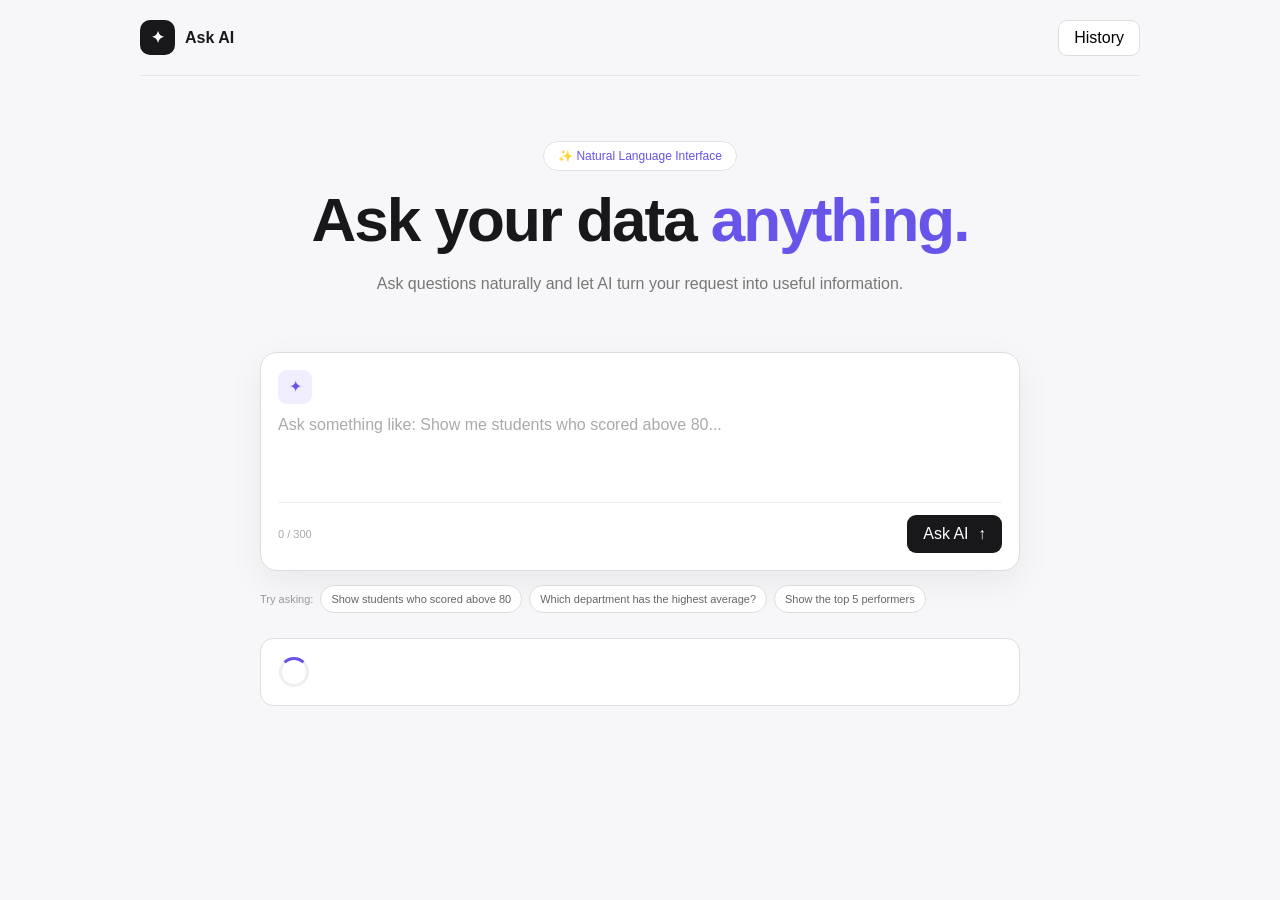
<file: natural-language-query/index.html>
<!DOCTYPE html>
<html lang="en">

<head>
    <meta charset="UTF-8">
    <meta name="viewport" content="width=device-width, initial-scale=1.0">

    <title>Natural Language Query</title>

    <link rel="stylesheet" href="style.css">
</head>

<body>

    <main class="app">

        <!-- Header -->

        <header class="header">

            <a href="../ai-search/index.html" class="logo">
                <span class="logo-icon">✦</span>
                <span>Ask AI</span>
            </a>

            <button class="history-btn" id="historyBtn">
                History
            </button>

        </header>


        <!-- Hero -->

        <section class="hero">

            <span class="badge">
                ✨ Natural Language Interface
            </span>

            <h1>
                Ask your data
                <span>anything.</span>
            </h1>

            <p>
                Ask questions naturally and let AI turn your
                request into useful information.
            </p>

        </section>


        <!-- Query Box -->

        <section class="query-section">

            <form class="query-box" id="queryForm">

                <div class="query-icon">
                    ✦
                </div>

                <textarea
                    id="queryInput"
                    placeholder="Ask something like: Show me students who scored above 80..."
                    rows="3"
                ></textarea>

                <div class="query-footer">

                    <span id="characterCount">
                        0 / 300
                    </span>

                    <button
                        type="submit"
                        id="askButton"
                    >
                        Ask AI
                        <span>↑</span>
                    </button>

                </div>

            </form>


            <!-- Suggestions -->

            <div class="suggestions">

                <span>Try asking:</span>

                <button class="suggestion">
                    Show students who scored above 80
                </button>

                <button class="suggestion">
                    Which department has the highest average?
                </button>

                <button class="suggestion">
                    Show the top 5 performers
                </button>

            </div>

        </section>


        <!-- Loading -->

        <section
            class="loading"
            id="loading"
            hidden
        >

            <div class="spinner"></div
</file>
<file: ai-command-bar/style.css>
* {
    margin: 0;
    padding: 0;
    box-sizing: border-box;
}

body {
    font-family: Arial, Helvetica, sans-serif;
    background: #f5f6f8;
    color: #171a23;
}

button,
input {
    font: inherit;
}


/* App */

.app {
    min-height: 100vh;
}


/* Topbar */

.topbar {
    height: 82px;

    background: white;

    border-bottom: 1px solid #e3e6eb;

    padding: 0 35px;

    display: flex;
    align-items: center;
    justify-content: space-between;
}

.topbar h1 {
    font-size: 20px;
    margin-bottom: 5px;
}

.topbar p {
    color: #7b8391;
    font-size: 13px;
}

.eyebrow {
    color: #6e7583 !important;
    font-size: 10px !important;
    font-weight: 700;
    letter-spacing: 1.5px;
    margin-bottom: 4px;
}

#openCommand {
    display: flex;
    align-items: center;
    gap: 10px;

    background: #171a23;
    color: white;

    border: none;
    border-radius: 9px;

    padding: 11px 15px;

    cursor: pointer;
}

#openCommand span {
    color: #aeb3bf;
    font-size: 11px;
}


/* Workspace */

.workspace {
    min-height: calc(100vh - 82px);

    display: grid;
    place-items: center;

    padding: 30px;
}

.workspace-card {
    width: min(650px, 100%);

    background: white;

    border: 1px solid #e2e5ea;

    border-radius: 20px;

    padding: 45px;

    text-align: center;
}

.document-icon {
    font-size: 38px;
    margin-bottom: 18px;
}

.workspace-card h2 {
    font-size: 25px;
    margin-bottom: 10px;
}

.workspace-card p {
    color: #777f8d;
    font-size: 14px;
    line-height: 1.7;
    margin-bottom: 25px;
}

.command-trigger {
    width: 100%;

    display: flex;
    align-items: center;
    gap: 10px;

    background: #f7f8fa;

    border: 1px solid #dfe3e9;

    border-radius: 10px;

    padding: 13px;

    color: #737b89;

    text-align: left;

    cursor: pointer;
}

.command-trigger span {
    width: 25px;
    height: 25px;

    display: grid;
    place-items: center;

    background: white;

    border: 1px solid #e1e4e8;

    border-radius: 6px;
}

.command-trigger kbd {
    margin-left: auto;

    background: white;

    border: 1px solid #dfe2e7;

    border-radius: 5px;

    padding: 4px 7px;

    font-size: 10px;
}


/* Overlay */

.overlay {
    position: fixed;

    inset: 0;

    background: rgba(15, 18, 27, 0.45);

    backdrop-filter: blur(3px);

    z-index: 20;
}

.hidden {
    display: none !important;
}


/* Command Wrapper */

.command-wrapper {
    position: fixed;

    top: 18%;

    left: 50%;

    transform: translateX(-50%);

    width: min(650px, 92%);

    z-index: 30;
}


/* Command Bar */

.command-bar {
    background: white;

    border: 1px solid #dfe3e9;

    border-radius: 15px;

    overflow: hidden;

    box-shadow:
        0 25px 60px rgba(0, 0, 0, 0.18);
}


/* Search */

.search-area {
    height: 62px;

    display: flex;
    align-items: center;

    gap: 10px;

    padding: 0 18px;

    border-bottom: 1px solid #e7e9ed;
}

.search-icon {
    font-size: 25px;
    color: #7d8592;
}

.search-area input {
    flex: 1;

    border: none;

    outline: none;

    font-size: 15px;

    color: #171a23;
}

.search-area input::placeholder {
    color: #9aa1ad;
}

.search-area kbd {
    border: 1px solid #dfe2e7;

    background: #f7f8fa;

    border-radius: 5px;

    padding: 4px 7px;

    font-size: 9px;

    color: #777f8d;
}


/* Command Content */

.command-content {
    padding: 15px 10px;
    max-height: 380px;
    overflow-y: auto;
}

.group-title {
    color: #8a919d;

    font-size: 10px;

    text-transform: uppercase;

    letter-spacing: 0.8px;

    padding: 0 10px 8px;
}


/* Command Item */

.command-item {
    width: 100%;

    display: flex;

    align-items: center;

    gap: 12px;

    background: transparent;

    border: none;

    border-radius: 9px;

    padding: 11px 10px;

    text-align: left;

    cursor: pointer;
}

.command-item:hover,
.command-item.selected {
    background: #f2f3f6;
}

.item-icon {
    width: 34px;
    height: 34px;

    display: grid;
    place-items: center;

    background: white;

    border: 1px solid #e1e4e8;

    border-radius: 8px;

    flex-shrink: 0;
}

.item-info {
    flex: 1;
}

.item-info strong {
    display: block;

    font-size: 13px;

    margin-bottom: 3px;
}

.item-info small {
    display: block;

    color: #858d9a;

    font-size: 10px;
}

.shortcut {
    width: 22px;
    height: 22px;

    display: grid;
    place-items: center;

    border: 1px solid #e0e3e8;

    border-radius: 5px;

    color: #8a919d;

    font-size: 10px;
}


/* No Results */

.no-results {
    padding: 40px 20px;

    text-align: center;

    color: #777f8c;
}

.no-results span {
    font-size: 30px;
}

.no-results strong {
    display: block;

    margin-top: 10px;

    color: #555d6b;

    font-size: 14px;
}

.no-results p {
    font-size: 12px;

    margin-top: 5px;
}


/* Footer */

.command-footer {
    display: flex;

    align-items: center;

    gap: 15px;

    border-top: 1px solid #e7e9ed;

    padding: 11px 15px;

    color: #8a919d;

    font-size: 10px;
}

.ai-label {
    margin-left: auto;

    color: #666e7b;
}


/* Result */

.result-panel {
    position: fixed;

    right: 25px;
    bottom: 25px;

    width: min(420px, calc(100% - 30px));

    z-index: 40;
}

.result-card {
    background: white;

    border: 1px solid #dfe3e8;

    border-radius: 13px;

    padding: 17px;

    display: flex;

    gap: 12px;

    align-items: flex-start;

    box-shadow: 0 15px 40px rgba(0, 0, 0, 0.12);
}

.result-icon {
    width: 35px;
    height: 35px;

    display: grid;
    place-items: center;

    background: #171a23;

    color: white;

    border-radius: 9px;

    flex-shrink: 0;
}

.result-label {
    color: #818997;

    font-size: 9px !important;

    font-weight: 700;

    letter-spacing: 1px;

    margin-bottom: 5px;
}

.result-card h3 {
    font-size: 14px;

    margin-bottom: 5px;
}

.result-card p {
    color: #747c89;

    font-size: 11px;

    line-height: 1.5;
}

#closeResult {
    margin-left: auto;

    background: transparent;

    border: none;

    color: #8a919c;

    font-size: 20px;

    cursor: pointer;
}


/* Mobile */

@media (max-width: 600px) {

    .topbar {
        padding: 0 18px;
    }

    .topbar > div:first-child {
        min-width: 0;
    }

    .topbar h1 {
        font-size: 17px;
    }

    .topbar p {
        font-size: 11px;
    }

    #openCommand span {
        display: none;
    }

    .workspace {
        padding: 18px;
    }

    .workspace-card {
        padding: 30px 20px;
    }

    .command-wrapper {
        top: 8%;
        width: 94%;
    }

    .command-footer span:not(.ai-label) {
        display: none;
    }

    .ai-label {
        margin: 0;
    }

    .command-content {
        max-height: 65vh;
    }
}
</file>
<file: ai-copilot/style.css>
* {
    margin: 0;
    padding: 0;
    box-sizing: border-box;
}

body {
    font-family: Arial, Helvetica, sans-serif;
    background: #f5f7fb;
    color: #172033;
}

button,
textarea {
    font: inherit;
}

button {
    cursor: pointer;
    border: none;
}

/* Main Layout */

.app {
    min-height: 100vh;
    display: flex;
}

/* Workspace */

.workspace {
    flex: 1;
    min-width: 0;
}

.topbar {
    height: 80px;
    background: white;
    border-bottom: 1px solid #e6e9ef;
    padding: 0 32px;

    display: flex;
    align-items: center;
    justify-content: space-between;
}

.topbar h1 {
    font-size: 20px;
    margin-bottom: 5px;
}

.topbar p {
    color: #7b8497;
    font-size: 14px;
}

.copilot-toggle {
    background: #171c2c;
    color: white;
    padding: 12px 18px;
    border-radius: 10px;
    transition: 0.2s;
}

.copilot-toggle:hover {
    transform: translateY(-2px);
}

/* Main Content */

.content {
    padding: 40px;
}

.welcome-card {
    max-width: 800px;
    margin: 60px auto;
    background: white;
    border: 1px solid #e7eaf0;
    border-radius: 20px;
    padding: 45px;
    text-align: center;
}

.badge {
    display: inline-block;
    font-size: 11px;
    font-weight: bold;
    letter-spacing: 1px;
    padding: 7px 12px;
    border-radius: 20px;
    background: #eef0ff;
    color: #5964d8;
    margin-bottom: 20px;
}

.welcome-card h2 {
    font-size: 30px;
    margin-bottom: 14px;
}

.welcome-card > p {
    color: #737c8f;
    line-height: 1.7;
    max-width: 600px;
    margin: auto;
}

.quick-actions {
    display: flex;
    justify-content: center;
    gap: 10px;
    flex-wrap: wrap;
    margin-top: 30px;
}

.quick-actions button {
    padding: 11px 15px;
    border: 1px solid #e0e4eb;
    background: white;
    border-radius: 10px;
    color: #4c566b;
}

.quick-actions button:hover {
    background: #f5f6fa;
}

/* Copilot */

.copilot {
    width: 390px;
    height: 100vh;
    background: white;
    border-left: 1px solid #e1e5ec;

    display: flex;
    flex-direction: column;

    position: fixed;
    right: 0;
    top: 0;

    z-index: 10;

    transition: transform 0.3s ease;
}

.copilot.hidden {
    transform: translateX(100%);
}

/* Header */

.copilot-header {
    height: 76px;
    padding: 15px 20px;
    border-bottom: 1px solid #e7e9ee;

    display: flex;
    justify-content: space-between;
    align-items: center;
}

.copilot-title {
    display: flex;
    align-items: center;
    gap: 12px;
}

.ai-icon {
    width: 38px;
    height: 38px;
    border-radius: 12px;

    display: grid;
    place-items: center;

    background: #171c2c;
    color: white;
}

.copilot-title h2 {
    font-size: 15px;
}

.copilot-title span {
    color: #2ca66f;
    font-size: 11px;
}

.close-btn {
    width: 32px;
    height: 32px;
    background: transparent;
    font-size: 24px;
    color: #7c8495;
    border-radius: 8px;
}

.close-btn:hover {
    background: #f2f3f6;
}

/* Chat */

.chat {
    flex: 1;
    padding: 22px;
    overflow-y: auto;
}

.message {
    display: flex;
    gap: 10px;
    margin-bottom: 20px;
}

.avatar {
    width: 28px;
    height: 28px;
    border-radius: 9px;

    display: grid;
    place-items: center;

    background: #171c2c;
    color: white;
    font-size: 13px;

    flex-shrink: 0;
}

.bubble {
    max-width: 280px;
    padding: 12px 14px;
    background: #f4f5f8;
    border-radius: 5px 14px 14px 14px;

    font-size: 14px;
    line-height: 1.6;
}

.user-message {
    justify-content: flex-end;
}

.user-message .bubble {
    background: #171c2c;
    color: white;
    border-radius: 14px 5px 14px 14px;
}

/* Suggestions */

.suggestions {
    padding: 0 20px 15px;
}

.suggestions p {
    color: #858da0;
    font-size: 12px;
    margin-bottom: 9px;
}

.suggestions button {
    background: #f7f8fa;
    border: 1px solid #e8eaf0;
    border-radius: 8px;
    padding: 8px 11px;
    margin: 3px;
    font-size: 12px;
    color: #555e70;
}

.suggestions button:hover {
    background: #eef0f5;
}

/* Input */

.input-area {
    padding: 15px 20px 20px;
    border-top: 1px solid #e7e9ee;
}

.input-box {
    display: flex;
    align-items: flex-end;
    gap: 8px;

    border: 1px solid #dfe3ea;
    border-radius: 12px;
    padding: 8px;
}

.input-box:focus-within {
    border-color: #8b92a5;
}

textarea {
    flex: 1;
    resize: none;
    border: none;
    outline: none;
    padding: 6px;
    min-height: 36px;
    max-height: 100px;
}

#sendBtn {
    width: 34px;
    height: 34px;
    border-radius: 9px;
    background: #171c2c;
    color: white;
}

.input-area small {
    display: block;
    margin-top: 8px;
    text-align: center;
    color: #9aa1af;
    font-size: 10px;
}

/* Responsive */

@media (max-width: 700px) {

    .copilot {
        width: 100%;
    }

    .topbar {
        padding: 0 18px;
    }

    .content {
        padding: 20px;
    }

    .welcome-card {
        margin: 30px auto;
        padding: 30px 20px;
    }

    .welcome-card h2 {
        font-size: 24px;
    }

    .copilot-toggle {
        padding: 10px 12px;
        font-size: 13px;
    }
}
</file>
<file: ai-insight-card/style.css>
* {
    margin: 0;
    padding: 0;
    box-sizing: border-box;
}

body {
    font-family: Arial, Helvetica, sans-serif;
    background: #f5f6f8;
    color: #171a23;
}

button {
    font: inherit;
    cursor: pointer;
}

.dashboard {
    width: min(1180px, 92%);
    margin: auto;
    padding: 45px 0;
}


/* Header */

.header {
    display: flex;
    align-items: center;
    justify-content: space-between;
    gap: 20px;
    margin-bottom: 35px;
}

.eyebrow {
    font-size: 11px;
    font-weight: 700;
    letter-spacing: 1.5px;
    color: #6b7280;
    margin-bottom: 8px;
}

.header h1 {
    font-size: 32px;
    margin-bottom: 8px;
}

.subtitle {
    color: #777f90;
    font-size: 14px;
}

.refresh-btn {
    background: #171a23;
    color: white;
    border: none;
    padding: 12px 17px;
    border-radius: 10px;
    transition: 0.2s;
}

.refresh-btn:hover {
    transform: translateY(-2px);
}


/* Overview */

.overview {
    display: grid;
    grid-template-columns: repeat(3, 1fr);
    gap: 15px;
    margin-bottom: 40px;
}

.stat {
    background: white;
    border: 1px solid #e3e6eb;
    border-radius: 14px;
    padding: 22px;
}

.stat span {
    display: block;
    color: #777f90;
    font-size: 13px;
    margin-bottom: 10px;
}

.stat strong {
    display: block;
    font-size: 25px;
    margin-bottom: 8px;
}

.stat small {
    font-size: 12px;
}

.positive {
    color: #25885a;
}

.negative {
    color: #c24f4f;
}


/* Section */

.section-heading {
    display: flex;
    justify-content: space-between;
    align-items: center;
    margin-bottom: 18px;
}

.section-heading h2 {
    font-size: 20px;
    margin-bottom: 5px;
}

.section-heading p {
    color: #7c8492;
    font-size: 13px;
}

.insight-count {
    background: white;
    border: 1px solid #e1e4e9;
    border-radius: 20px;
    padding: 7px 12px;
    font-size: 12px;
    color: #6d7482;
}


/* Cards */

.insights-grid {
    display: grid;
    grid-template-columns: repeat(2, 1fr);
    gap: 18px;
}

.insight-card {
    background: white;
    border: 1px solid #e2e5ea;
    border-radius: 16px;
    padding: 22px;
    transition: 0.2s;
}

.insight-card:hover {
    transform: translateY(-3px);
    box-shadow: 0 10px 30px rgba(0, 0, 0, 0.06);
}

.insight-card.high {
    border-left: 4px solid #5d67d8;
}

.insight-card.warning {
    border-left: 4px solid #d88c45;
}


/* Card Top */

.card-top {
    display: flex;
    align-items: center;
    gap: 9px;
    margin-bottom: 18px;
}

.icon {
    width: 34px;
    height: 34px;
    border-radius: 10px;

    display: grid;
    place-items: center;

    background: #171a23;
    color: white;
}

.priority {
    font-size: 11px;
    background: #f1f2f5;
    color: #666e7c;
    padding: 6px 9px;
    border-radius: 20px;
}

.more-btn {
    margin-left: auto;
    background: transparent;
    color: #8a919e;
    font-size: 20px;
    width: 30px;
    height: 30px;
}


/* Content */

.insight-card h3 {
    font-size: 17px;
    margin-bottom: 10px;
}

.insight-card > p {
    color: #737b8b;
    line-height: 1.6;
    font-size: 13px;
    min-height: 62px;
}


/* Metric */

.metric {
    margin: 20px 0;
    padding: 15px;
    border-radius: 10px;
    background: #f6f7f9;
}

.metric strong {
    font-size: 20px;
    display: block;
    margin-bottom: 4px;
}

.metric span {
    font-size: 11px;
    color: #7c8492;
}


/* Actions */

.card-actions {
    display: flex;
    gap: 8px;
}

.details-btn {
    flex: 1;
    background: #171a23;
    color: white;
    padding: 10px;
    border-radius: 8px;
    border: 1px solid #171a23;
}

.dismiss-btn {
    background: white;
    color: #707887;
    border: 1px solid #dfe2e7;
    padding: 10px 15px;
    border-radius: 8px;
}

.details-btn:hover,
.dismiss-btn:hover {
    opacity: 0.8;
}


/* Toast */

.toast {
    position: fixed;
    bottom: 25px;
    left: 50%;
    transform: translate(-50%, 100px);

    background: #171a23;
    color: white;

    padding: 12px 18px;
    border-radius: 9px;

    font-size: 13px;

    opacity: 0;
    transition: 0.3s;
}

.toast.show {
    transform: translate(-50%, 0);
    opacity: 1;
}


/* Responsive */

@media (max-width: 800px) {

    .overview {
        grid-template-columns: 1fr;
    }

    .insights-grid {
        grid-template-columns: 1fr;
    }

    .header {
        align-items: flex-start;
        flex-direction: column;
    }

    .refresh-btn {
        width: 100%;
    }
}


@media (max-width: 500px) {

    .dashboard {
        width: 94%;
        padding: 25px 0;
    }

    .header h1 {
        font-size: 27px;
    }

    .insight-card {
        padding: 18px;
    }

    .section-heading {
        align-items: flex-start;
        gap: 10px;
        flex-direction: column;
    }
}
</file>
<file: ai-recomendation-card/style.css>
* {
    margin: 0;
    padding: 0;
    box-sizing: border-box;
}

body {
    font-family: Arial, Helvetica, sans-serif;
    background: #f5f6f8;
    color: #171a23;
}

button {
    font: inherit;
    cursor: pointer;
}

.container {
    width: min(1100px, 92%);
    margin: auto;
    padding: 45px 0;
}


/* Header */

.header {
    display: flex;
    align-items: center;
    justify-content: space-between;
    gap: 20px;
    margin-bottom: 35px;
}

.eyebrow {
    color: #6e7583;
    font-size: 11px;
    font-weight: 700;
    letter-spacing: 1.5px;
    margin-bottom: 8px;
}

.header h1 {
    font-size: 32px;
    margin-bottom: 8px;
}

.subtitle {
    color: #777f8e;
    font-size: 14px;
}

.ai-status {
    display: flex;
    align-items: center;
    gap: 8px;

    background: white;
    border: 1px solid #e1e4e9;

    padding: 10px 13px;
    border-radius: 20px;

    font-size: 12px;
    color: #666e7c;
}

.status-dot {
    width: 8px;
    height: 8px;

    border-radius: 50%;
    background: #39a96b;
}


/* Summary */

.summary {
    display: grid;
    grid-template-columns: repeat(3, 1fr);
    gap: 15px;
    margin-bottom: 40px;
}

.summary-card {
    background: white;
    border: 1px solid #e2e5e9;
    border-radius: 14px;
    padding: 20px;
}

.summary-card span {
    display: block;
    color: #7a8290;
    font-size: 12px;
    margin-bottom: 10px;
}

.summary-card strong {
    font-size: 25px;
}


/* Section */

.section-header {
    display: flex;
    align-items: center;
    justify-content: space-between;
    margin-bottom: 18px;
}

.section-header h2 {
    font-size: 20px;
    margin-bottom: 5px;
}

.section-header p {
    color: #7b8391;
    font-size: 13px;
}

#refreshBtn {
    background: white;
    border: 1px solid #dfe2e7;
    padding: 9px 13px;
    border-radius: 8px;
    color: #555d6d;
}

#refreshBtn:hover {
    background: #f0f1f4;
}


/* Recommendation Card */

.recommendation-list {
    display: flex;
    flex-direction: column;
    gap: 15px;
}

.recommendation-card {
    background: white;
    border: 1px solid #e1e4e9;
    border-radius: 16px;

    padding: 22px;

    display: flex;
    gap: 18px;

    transition: 0.2s;
}

.recommendation-card:hover {
    transform: translateY(-2px);
    box-shadow: 0 12px 30px rgba(0, 0, 0, 0.06);
}


/* AI Icon */

.card-icon {
    width: 42px;
    height: 42px;

    flex-shrink: 0;

    display: grid;
    place-items: center;

    background: #171a23;
    color: white;

    border-radius: 12px;
}


/* Content */

.card-content {
    flex: 1;
}

.card-heading {
    display: flex;
    justify-content: space-between;
    gap: 20px;
}

.category {
    display: block;
    color: #707887;
    font-size: 11px;
    font-weight: 700;
    text-transform: uppercase;
    letter-spacing: 0.7px;

    margin-bottom: 6px;
}

.card-heading h3 {
    font-size: 17px;
    margin-bottom: 10px;
}

.card-content > p {
    color: #727b8b;
    font-size: 13px;
    line-height: 1.65;
    max-width: 760px;
}


/* Confidence */

.confidence {
    white-space: nowrap;
    height: fit-content;

    padding: 6px 9px;
    border-radius: 20px;

    font-size: 11px;
}

.confidence.high {
    background: #edf7f1;
    color: #278454;
}

.confidence.medium {
    background: #f5f2e9;
    color: #94701d;
}


/* Reason */

.reason {
    margin-top: 17px;

    padding: 13px 15px;

    border-radius: 9px;

    background: #f6f7f9;
}

.reason strong {
    display: block;
    font-size: 11px;
    margin-bottom: 5px;
}

.reason span {
    color: #747c8a;
    font-size: 11px;
}


/* Footer */

.recommendation-footer {
    display: flex;
    align-items: center;
    gap: 8px;

    margin-top: 18px;
}

.accept-btn {
    background: #171a23;
    color: white;

    padding: 10px 14px;

    border: none;
    border-radius: 8px;

    font-size: 12px;
}

.why-btn,
.dismiss-btn {
    background: white;

    border: 1px solid #dfe2e7;

    padding: 9px 13px;

    border-radius: 8px;

    color: #656d7b;

    font-size: 12px;
}

.accept-btn:hover,
.why-btn:hover,
.dismiss-btn:hover {
    opacity: 0.8;
}


/* Toast */

.toast {
    position: fixed;

    left: 50%;
    bottom: 25px;

    transform: translate(-50%, 100px);

    background: #171a23;
    color: white;

    padding: 12px 18px;

    border-radius: 9px;

    font-size: 12px;

    opacity: 0;

    transition: 0.3s;
}

.toast.show {
    opacity: 1;
    transform: translate(-50%, 0);
}


/* Responsive */

@media (max-width: 750px) {

    .header {
        flex-direction: column;
        align-items: flex-start;
    }

    .ai-status {
        width: 100%;
        justify-content: center;
    }

    .summary {
        grid-template-columns: 1fr;
    }

    .card-heading {
        flex-direction: column;
        gap: 8px;
    }

    .confidence {
        width: fit-content;
    }
}


@media (max-width: 500px) {

    .container {
        width: 94%;
        padding: 25px 0;
    }

    .header h1 {
        font-size: 27px;
    }

    .recommendation-card {
        padding: 17px;
        flex-direction: column;
    }

    .card-icon {
        width: 38px;
        height: 38px;
    }

    .recommendation-footer {
        flex-wrap: wrap;
    }

    .accept-btn {
        width: 100%;
    }
}
</file>
<file: ai-search-results/style.css>
* {
    margin: 0;
    padding: 0;
    box-sizing: border-box;
}

body {
    font-family: Inter, Arial, sans-serif;
    background: #f7f7f9;
    color: #18181b;
}

button,
input {
    font: inherit;
}

button {
    cursor: pointer;
}

.app {
    width: min(1100px, 92%);
    margin: auto;
}


/* Header */

.header {
    height: 76px;

    display: flex;
    align-items: center;
    justify-content: space-between;

    border-bottom: 1px solid #e7e7e7;
}

.logo {
    display: flex;
    align-items: center;
    gap: 10px;

    text-decoration: none;
    color: #18181b;

    font-weight: 700;
}

.logo-icon {
    width: 35px;
    height: 35px;

    display: grid;
    place-items: center;

    border-radius: 10px;

    background: #18181b;
    color: white;
}

.new-search {
    border: 1px solid #ddd;

    background: white;

    padding: 9px 15px;

    border-radius: 9px;
}


/* Search */

.search-section {
    padding: 30px 0;
}

.search-box {
    width: min(760px, 100%);

    display: flex;
    align-items: center;

    background: white;

    border: 1px solid #ddd;

    border-radius: 13px;

    padding: 6px;

    box-shadow: 0 5px 20px rgba(0, 0, 0, 0.04);
}

.search-icon {
    font-size: 24px;
    padding: 0 12px;
    color: #777;
}

.search-box input {
    flex: 1;

    border: none;
    outline: none;

    font-size: 15px;
}

.search-box button {
    border: none;

    background: #18181b;
    color: white;

    padding: 11px 18px;

    border-radius: 9px;
}


/* Content */

.content {
    padding-bottom: 80px;
}

.main-column {
    width: min(780px, 100%);
    margin: auto;
}

.query-label {
    color: #888;
    font-size: 13px;
    margin-bottom: 8px;
}

#queryTitle {
    font-size: clamp(28px, 5vw, 42px);
    letter-spacing: -1px;

    margin-bottom: 25px;
}


/* Answer */

.answer-card {
    background: white;

    border: 1px solid #e3e3e3;

    border-radius: 16px;

    overflow: hidden;
}

.answer-header {
    display: flex;
    align-items: center;
    justify-content: space-between;

    padding: 18px 20px;

    border-bottom: 1px solid #eee;
}

.ai-title {
    display: flex;
    align-items: center;
    gap: 12px;
}

.ai-icon {
    width: 34px;
    height: 34px;

    display: grid;
    place-items: center;

    border-radius: 9px;

    background: #f0edff;

    color: #6754e9;
}

.ai-title div {
    display: flex;
    flex-direction: column;
    gap: 3px;
}

.ai-title span {
    font-size: 12px;
    color: #999;
}

.copy-btn {
    border: 1px solid #ddd;

    background: white;

    padding: 7px 12px;

    border-radius: 8px;
}

.answer-content {
    padding: 24px;
    line-height: 1.7;
    color: #454545;
}

.answer-content p {
    margin-bottom: 17px;
}

.answer-content h3 {
    color: #18181b;
    margin: 24px 0 10px;
}

.answer-content ul {
    padding-left: 22px;
}


/* Feedback */

.feedback {
    display: flex;
    align-items: center;
    gap: 8px;

    padding: 15px 20px;

    border-top: 1px solid #eee;

    font-size: 13px;
    color: #777;
}

.feedback button {
    border: 1px solid #ddd;

    background: white;

    border-radius: 7px;

    padding: 6px 9px;
}


/* Sections */

.sources,
.related,
.follow-up {
    margin-top: 45px;
}

.section-title {
    display: flex;
    align-items: center;
    justify-content: space-between;

    margin-bottom: 15px;
}

.section-title h2 {
    font-size: 20px;
}

.section-title span {
    color: #999;
    font-size: 13px;
}


/* Sources */

.source-grid {
    display: grid;
    gap: 10px;
}

.source-card {
    display: grid;
    grid-template-columns: 45px 1fr 30px;
    align-items: center;
    gap: 15px;

    background: white;

    border: 1px solid #e4e4e4;

    border-radius: 13px;

    padding: 17px;

    transition: 0.2s;
}

.source-card:hover {
    transform: translateY(-2px);
}

.source-number {
    color: #999;
    font-size: 13px;
}

.source-type {
    color: #6754e9;
    font-size: 11px;
    text-transform: uppercase;
    font-weight: 700;
}

.source-card h3 {
    font-size: 15px;
    margin: 5px 0;
}

.source-card p {
    color: #777;
    font-size: 13px;
}

.source-card button {
    border: none;
    background: transparent;
    font-size: 18px;
}


/* Related */

.questions {
    display: grid;
    gap: 8px;
}

.questions button {
    display: flex;
    justify-content: space-between;
    align-items: center;

    border: 1px solid #e2e2e2;

    background: white;

    padding: 15px 17px;

    border-radius: 10px;

    text-align: left;
}

.questions button:hover {
    border-color: #6754e9;
}

.questions span {
    color: #6754e9;
}


/* Follow-up */

.follow-up h2 {
    font-size: 20px;
    margin-bottom: 15px;
}

.follow-up form {
    display: flex;

    background: white;

    border: 1px solid #ddd;

    border-radius: 13px;

    padding: 6px;
}

.follow-up input {
    flex: 1;

    border: none;
    outline: none;

    padding: 10px;
}

.follow-up button {
    width: 40px;
    height: 40px;

    border: none;

    border-radius: 9px;

    background: #18181b;
    color: white;

    font-size: 18px;
}


/* Toast */

.toast {
    position: fixed;

    bottom: 25px;
    left: 50%;

    transform: translate(-50%, 80px);

    opacity: 0;

    background: #18181b;
    color: white;

    padding: 11px 18px;

    border-radius: 9px;

    transition: 0.3s;
}

.toast.show {
    transform: translate(-50%, 0);
    opacity: 1;
}


/* Mobile */

@media (max-width: 600px) {

    .header {
        height: 65px;
    }

    .new-search {
        font-size: 12px;
        padding: 8px 10px;
    }

    .search-section {
        padding: 20px 0;
    }

    .answer-content {
        padding: 18px;
    }

    .source-card {
        grid-template-columns: 30px 1fr;
    }

    .source-card > button {
        display: none;
    }

    .feedback {
        flex-wrap: wrap;
    }

    .follow-up input {
        font-size: 13px;
    }
}
</file>
<file: ai-search/style.css>
* {
    margin: 0;
    padding: 0;
    box-sizing: border-box;
}

body {
    font-family: Inter, Arial, sans-serif;
    background: #f6f7fb;
    color: #171717;
    min-height: 100vh;
}

button,
input {
    font: inherit;
}

button {
    cursor: pointer;
}

.app {
    width: min(1100px, 92%);
    margin: auto;
}

/* Header */

.header {
    height: 80px;
    display: flex;
    align-items: center;
    justify-content: space-between;
}

.logo {
    display: flex;
    align-items: center;
    gap: 10px;
    font-size: 20px;
    font-weight: 700;
}

.logo-icon {
    width: 36px;
    height: 36px;
    display: grid;
    place-items: center;
    border-radius: 10px;
    background: #171717;
    color: white;
}

.history-btn {
    border: 1px solid #ddd;
    background: white;
    padding: 9px 16px;
    border-radius: 9px;
}

/* Hero */

.hero {
    text-align: center;
    padding: 80px 0 60px;
}

.badge {
    display: inline-block;
    background: white;
    border: 1px solid #e4e4e4;
    padding: 7px 14px;
    border-radius: 30px;
    font-size: 13px;
    margin-bottom: 22px;
}

.hero h1 {
    font-size: clamp(38px, 6vw, 68px);
    line-height: 1.05;
    letter-spacing: -2px;
    max-width: 800px;
    margin: auto;
}

.hero h1 span {
    color: #6754e9;
}

.subtitle {
    color: #666;
    margin: 20px auto 35px;
    max-width: 550px;
    font-size: 17px;
}

/* Search */

.search-box {
    width: min(760px, 100%);
    margin: auto;
    background: white;
    border: 1px solid #ddd;
    border-radius: 18px;
    padding: 8px;
    display: flex;
    align-items: center;
    box-shadow: 0 12px 35px rgba(0, 0, 0, 0.06);
}

.search-icon {
    font-size: 25px;
    padding: 0 12px;
    color: #777;
}

.search-box input {
    flex: 1;
    border: none;
    outline: none;
    font-size: 16px;
    min-width: 0;
}

.voice-btn {
    border: none;
    background: transparent;
    font-size: 18px;
    padding: 10px;
}

.search-btn {
    border: none;
    background: #171717;
    color: white;
    padding: 12px 20px;
    border-radius: 11px;
}

/* Suggestions */

.suggestions {
    margin-top: 28px;
}

.suggestions p {
    color: #888;
    font-size: 13px;
    margin-bottom: 12px;
}

.suggestion-list {
    display: flex;
    justify-content: center;
    flex-wrap: wrap;
    gap: 9px;
}

.suggestion {
    background: white;
    border: 1px solid #e1e1e1;
    padding: 9px 13px;
    border-radius: 20px;
    color: #555;
    transition: 0.2s;
}

.suggestion:hover {
    border-color: #6754e9;
    color: #6754e9;
}

/* Recent */

.recent-section {
    padding-bottom: 60px;
}

.section-heading {
    display: flex;
    align-items: center;
    justify-content: space-between;
    margin-bottom: 15px;
}

.section-heading h2 {
    font-size: 20px;
}

.section-heading button {
    border: none;
    background: transparent;
    color: #6754e9;
}

.recent-list {
    background: white;
    border: 1px solid #e4e4e4;
    border-radius: 14px;
    overflow: hidden;
}

.empty-state {
    padding: 35px;
    text-align: center;
    color: #999;
}

.empty-state span {
    font-size: 28px;
}

.empty-state p {
    margin-top: 8px;
}

/* Recent item */

.recent-item {
    display: flex;
    align-items: center;
    justify-content: space-between;
    padding: 17px 20px;
    border-bottom: 1px solid #eee;
}

.recent-item:last-child {
    border-bottom: none;
}

.recent-query {
    display: flex;
    align-items: center;
    gap: 12px;
}

.delete-btn {
    border: none;
    background: transparent;
    color: #999;
}

/* Toast */

.toast {
    position: fixed;
    bottom: 25px;
    left: 50%;
    transform: translate(-50%, 80px);
    background: #171717;
    color: white;
    padding: 12px 20px;
    border-radius: 10px;
    opacity: 0;
    transition: 0.3s;
}

.toast.show {
    transform: translate(-50%, 0);
    opacity: 1;
}

/* Mobile */

@media (max-width: 600px) {

    .header {
        height: 65px;
    }

    .hero {
        padding: 55px 0 45px;
    }

    .hero h1 {
        letter-spacing: -1px;
    }

    .subtitle {
        font-size: 15px;
    }

    .search-box {
        border-radius: 14px;
    }

    .voice-btn {
        display: none;
    }

    .search-btn {
        padding: 11px 14px;
    }

    .suggestion-list {
        justify-content: flex-start;
    }

    .suggestion {
        font-size: 12px;
    }
}
</file>
<file: ai-summary/style.css>
* {
    margin: 0;
    padding: 0;
    box-sizing: border-box;
}

body {
    font-family: Inter, Arial, sans-serif;
    background: #f7f7f9;
    color: #18181b;
}

button {
    font: inherit;
    cursor: pointer;
}

.app {
    width: min(850px, 92%);
    margin: auto;
}


/* Header */

.header {
    height: 75px;

    display: flex;
    align-items: center;
    justify-content: space-between;
}

.logo {
    display: flex;
    align-items: center;
    gap: 10px;

    text-decoration: none;
    color: #18181b;

    font-weight: 700;
}

.logo-icon {
    width: 35px;
    height: 35px;

    display: grid;
    place-items: center;

    border-radius: 10px;

    background: #18181b;
    color: white;
}

.history-btn {
    border: 1px solid #ddd;

    background: white;

    padding: 8px 15px;

    border-radius: 9px;
}


/* Intro */

.intro {
    text-align: center;

    padding: 65px 0 40px;
}

.badge {
    display: inline-block;

    padding: 7px 14px;

    border: 1px solid #e2e2e2;

    border-radius: 30px;

    background: white;

    color: #6754e9;

    font-size: 12px;

    margin-bottom: 18px;
}

.intro h1 {
    font-size: clamp(34px, 6vw, 55px);

    letter-spacing: -2px;

    line-height: 1.05;
}

.intro p {
    max-width: 540px;

    margin: 18px auto;

    color: #777;

    line-height: 1.6;
}


/* Document */

.document-card {
    background: white;

    border: 1px solid #e3e3e3;

    border-radius: 16px;

    margin-bottom: 18px;

    overflow: hidden;
}

.document-header {
    display: flex;

    align-items: center;
    justify-content: space-between;

    padding: 18px 20px;

    border-bottom: 1px solid #eee;
}

.document-info {
    display: flex;

    align-items: center;

    gap: 12px;
}

.document-icon {
    width: 40px;
    height: 40px;

    display: grid;
    place-items: center;

    background: #f1f1f1;

    border-radius: 10px;
}

.document-info span {
    color: #999;

    font-size: 10px;

    font-weight: 700;
}

.document-info h2 {
    font-size: 15px;

    margin-top: 3px;
}

.reading-time {
    color: #888;

    font-size: 12px;
}

.document-preview {
    padding: 20px;

    color: #666;

    line-height: 1.7;

    font-size: 14px;
}

.document-preview p + p {
    margin-top: 13px;
}


/* Summary Card */

.summary-card {
    background: white;

    border: 1px solid #ddd;

    border-radius: 18px;

    overflow: hidden;

    box-shadow: 0 10px 35px rgba(0, 0, 0, 0.05);
}


/* Header */

.summary-header {
    display: flex;

    align-items: center;
    justify-content: space-between;

    padding: 20px;

    border-bottom: 1px solid #eee;
}

.summary-title {
    display: flex;

    align-items: center;

    gap: 12px;
}

.ai-icon {
    width: 38px;
    height: 38px;

    display: grid;
    place-items: center;

    border-radius: 10px;

    background: #f0edff;

    color: #6754e9;
}

.summary-title h2 {
    font-size: 17px;
}

.summary-title span {
    display: block;

    color: #999;

    font-size: 11px;

    margin-top: 3px;
}

.summary-actions {
    display: flex;

    gap: 7px;
}

.summary-actions button {
    border: 1px solid #ddd;

    background: white;

    padding: 7px 11px;

    border-radius: 8px;

    font-size: 12px;
}


/* Controls */

.summary-controls {
    display: flex;

    align-items: center;
    justify-content: space-between;

    padding: 14px 20px;

    background: #fafafa;

    border-bottom: 1px solid #eee;

    font-size: 12px;

    color: #777;
}

.length-buttons {
    display: flex;

    gap: 4px;
}

.length-btn {
    border: none;

    background: transparent;

    padding: 6px 10px;

    border-radius: 7px;

    color: #777;

    font-size: 11px;
}

.length-btn.active {
    background: white;

    color: #18181b;

    box-shadow: 0 1px 4px rgba(0, 0, 0, 0.08);
}


/* Summary Content */

.summary-content {
    padding: 25px 25px 10px;

    color: #444;

    line-height: 1.75;

    font-size: 15px;
}

.summary-content p {
    margin-bottom: 17px;
}


/* Key Points */

.key-points {
    padding: 10px 25px 20px;
}

.key-points h3 {
    font-size: 14px;

    margin-bottom: 13px;
}

.point {
    display: flex;

    gap: 13px;

    padding: 12px 0;

    border-top: 1px solid #eee;
}

.point span {
    color: #6754e9;

    font-size: 11px;

    font-weight: 700;
}

.point p {
    color: #555;

    font-size: 13px;

    line-height: 1.5;
}


/* Expand */

.expand-btn {
    margin: 0 25px 20px;

    border: none;

    background: transparent;

    color: #6754e9;

    font-size: 13px;
}


/* Footer */

.summary-footer {
    display: flex;

    align-items: center;
    justify-content: space-between;

    padding: 14px 20px;

    border-top: 1px solid #eee;

    color: #999;

    font-size: 11px;
}

.feedback {
    display: flex;

    gap: 5px;
}

.feedback button {
    border: 1px solid #ddd;

    background: white;

    border-radius: 7px;

    padding: 5px 8px;
}


/* Toast */

.toast {
    position: fixed;

    bottom: 25px;
    left: 50%;

    transform: translate(-50%, 80px);

    opacity: 0;

    background: #18181b;

    color: white;

    padding: 11px 18px;

    border-radius: 9px;

    transition: 0.3s;
}

.toast.show {
    transform: translate(-50%, 0);

    opacity: 1;
}


/* Mobile */

@media (max-width: 600px) {

    .intro {
        padding: 45px 0 30px;
    }

    .document-header {
        align-items: flex-start;
    }

    .reading-time {
        display: none;
    }

    .summary-header {
        align-items: flex-start;

        gap: 15px;

        flex-direction: column;
    }

    .summary-actions {
        width: 100%;
    }

    .summary-actions button {
        flex: 1;
    }

    .summary-controls {
        align-items: flex-start;

        gap: 10px;

        flex-direction: column;
    }

    .summary-content {
        padding: 20px 18px 5px;
    }

    .key-points {
        padding-left: 18px;
        padding-right: 18px;
    }

    .expand-btn {
        margin-left: 18px;
    }
}
</file>
<file: natural-language-query/style.css>
* {
    margin: 0;
    padding: 0;
    box-sizing: border-box;
}

body {
    font-family: Inter, Arial, sans-serif;
    background: #f7f7f9;
    color: #18181b;
}

button,
textarea,
input {
    font: inherit;
}

button {
    cursor: pointer;
}

.app {
    width: min(1000px, 92%);
    margin: auto;
}


/* Header */

.header {
    height: 76px;

    display: flex;
    align-items: center;
    justify-content: space-between;

    border-bottom: 1px solid #e6e6e6;
}

.logo {
    display: flex;
    align-items: center;

    gap: 10px;

    text-decoration: none;

    color: #18181b;

    font-weight: 700;
}

.logo-icon {
    width: 35px;
    height: 35px;

    display: grid;
    place-items: center;

    border-radius: 10px;

    background: #18181b;

    color: white;
}

.history-btn {
    border: 1px solid #ddd;

    background: white;

    padding: 8px 15px;

    border-radius: 9px;
}


/* Hero */

.hero {
    text-align: center;

    padding: 65px 0 35px;
}

.badge {
    display: inline-block;

    padding: 7px 14px;

    border: 1px solid #e2e2e2;

    border-radius: 30px;

    background: white;

    color: #6754e9;

    font-size: 12px;

    margin-bottom: 18px;
}

.hero h1 {
    font-size: clamp(38px, 6vw, 62px);

    line-height: 1;

    letter-spacing: -2px;
}

.hero h1 span {
    color: #6754e9;
}

.hero p {
    max-width: 570px;

    margin: 20px auto;

    color: #777;

    line-height: 1.6;
}


/* Query */

.query-section {
    max-width: 760px;

    margin: auto;
}

.query-box {
    background: white;

    border: 1px solid #ddd;

    border-radius: 17px;

    padding: 17px;

    box-shadow: 0 12px 35px rgba(0, 0, 0, 0.06);
}

.query-icon {
    width: 34px;
    height: 34px;

    display: grid;
    place-items: center;

    margin-bottom: 8px;

    border-radius: 9px;

    background: #f0edff;

    color: #6754e9;
}

.query-box textarea {
    width: 100%;

    resize: none;

    border: none;

    outline: none;

    font-size: 16px;

    line-height: 1.6;

    color: #222;
}

.query-box textarea::placeholder {
    color: #aaa;
}

.query-footer {
    display: flex;

    align-items: center;
    justify-content: space-between;

    margin-top: 10px;

    padding-top: 12px;

    border-top: 1px solid #eee;
}

#characterCount {
    color: #aaa;

    font-size: 11px;
}

#askButton {
    border: none;

    background: #18181b;

    color: white;

    padding: 10px 16px;

    border-radius: 9px;
}

#askButton span {
    margin-left: 5px;
}


/* Suggestions */

.suggestions {
    display: flex;

    flex-wrap: wrap;

    align-items: center;

    gap: 7px;

    margin-top: 14px;
}

.suggestions > span {
    color: #999;

    font-size: 11px;
}

.suggestion {
    border: 1px solid #ddd;

    background: white;

    color: #666;

    padding: 7px 10px;

    border-radius: 20px;

    font-size: 11px;
}

.suggestion:hover {
    border-color: #6754e9;

    color: #6754e9;
}


/* Loading */

.loading {
    max-width: 760px;

    margin: 25px auto 0;

    display: flex;

    align-items: center;

    gap: 14px;

    padding: 18px;

    background: white;

    border: 1px solid #ddd;

    border-radius: 13px;
}

.loading strong {
    font-size: 13px;
}

.loading p {
    color: #999;

    font-size: 11px;

    margin-top: 3px;
}

.spinner {
    width: 30px;
    height: 30px;

    border: 3px solid #eee;

    border-top-color: #6754e9;

    border-radius: 50%;

    animation: spin 0.8s linear infinite;
}

@keyframes spin {
    to {
        transform: rotate(360deg);
    }
}


/* Result */

.result-card {
    max-width: 850px;

    margin: 35px auto 0;

    background: white;

    border: 1px solid #ddd;

    border-radius: 17px;

    overflow: hidden;

    box-shadow: 0 10px 30px rgba(0, 0, 0, 0.04);
}

.result-header {
    display: flex;

    align-items: flex-start;
    justify-content: space-between;

    gap: 15px;

    padding: 22px;

    border-bottom: 1px solid #eee;
}

.result-label {
    color: #6754e9;

    font-size: 10px;

    font-weight: 700;

    letter-spacing: 0.5px;
}

.result-header h2 {
    margin-top: 6px;

    font-size: 22px;
}

.confidence {
    background: #f1faf4;

    color: #29834b;

    padding: 6px 9px;

    border-radius: 20px;

    font-size: 10px;

    white-space: nowrap;
}


/* Interpretation */

.interpretation {
    margin: 20px;

    padding: 15px;

    background: #fafafa;

    border: 1px solid #eee;

    border-radius: 11px;
}

.interpretation span {
    color: #6754e9;

    font-size: 10px;

    font-weight: 700;
}

.interpretation p {
    color: #666;

    font-size: 13px;

    line-height: 1.6;

    margin-top: 5px;
}


/* Table */

.table-wrapper {
    overflow-x: auto;

    padding: 0 20px;
}

table {
    width: 100%;

    border-collapse: collapse;

    min-width: 600px;
}

th,
td {
    text-align: left;

    padding: 14px 10px;

    border-bottom: 1px solid #eee;

    font-size: 13px;
}

th {
    color: #999;

    font-size: 10px;

    text-transform: uppercase;
}

td {
    color: #555;
}

td strong {
    color: #18181b;
}


/* Result Actions */

.result-actions {
    display: flex;

    gap: 8px;

    padding: 18px 20px;
}

.result-actions button {
    border: 1px solid #ddd;

    background: white;

    padding: 8px 12px;

    border-radius: 8px;

    font-size: 12px;
}

.result-actions button:last-child {
    margin-left: auto;

    background: #18181b;

    color: white;

    border-color: #18181b;
}


/* Follow-up */

.follow-up {
    max-width: 760px;

    margin: 35px auto 0;
}

.follow-up h2 {
    font-size: 17px;

    margin-bottom: 10px;
}

.follow-box {
    display: flex;

    padding: 5px;

    background: white;

    border: 1px solid #ddd;

    border-radius: 11px;
}

.follow-box input {
    flex: 1;

    border: none;

    outline: none;

    padding: 10px;

    font-size: 13px;
}

.follow-box button {
    width: 38px;

    border: none;

    border-radius: 8px;

    background: #18181b;

    color: white;
}


/* Examples */

.recent {
    padding: 60px 0 80px;
}

.section-heading {
    margin-bottom: 14px;
}

.section-heading h2 {
    font-size: 18px;
}

.example-grid {
    display: grid;

    grid-template-columns: repeat(3, 1fr);

    gap: 10px;
}

.example-card {
    padding: 18px;

    background: white;

    border: 1px solid #e3e3e3;

    border-radius: 12px;
}

.example-card span {
    font-size: 20px;
}

.example-card strong {
    display: block;

    margin-top: 12px;

    font-size: 13px;
}

.example-card p {
    color: #888;

    font-size: 11px;

    line-height: 1.5;

    margin-top: 6px;
}


/* Toast */

.toast {
    position: fixed;

    bottom: 25px;

    left: 50%;

    transform: translate(-50%, 80px);

    opacity: 0;

    background: #18181b;

    color: white;

    padding: 11px 18px;

    border-radius: 9px;

    transition: 0.3s;
}

.toast.show {
    transform: translate(-50%, 0);

    opacity: 1;
}


/* Responsive */

@media (max-width: 700px) {

    .hero {
        padding: 45px 0 25px;
    }

    .result-header {
        flex-direction: column;
    }

    .result-actions {
        flex-wrap: wrap;
    }

    .result-actions button:last-child {
        margin-left: 0;
    }

    .example-grid {
        grid-template-columns: 1fr;
    }
}

@media (max-width: 500px) {

    .header {
        height: 65px;
    }

    .hero h1 {
        letter-spacing: -1px;
    }

    .suggestions {
        align-items: flex-start;

        flex-direction: column;
    }

    .suggestion {
        width: 100%;

        text-align: left;
    }

    .query-box {
        padding: 13px;
    }
}
</file>
